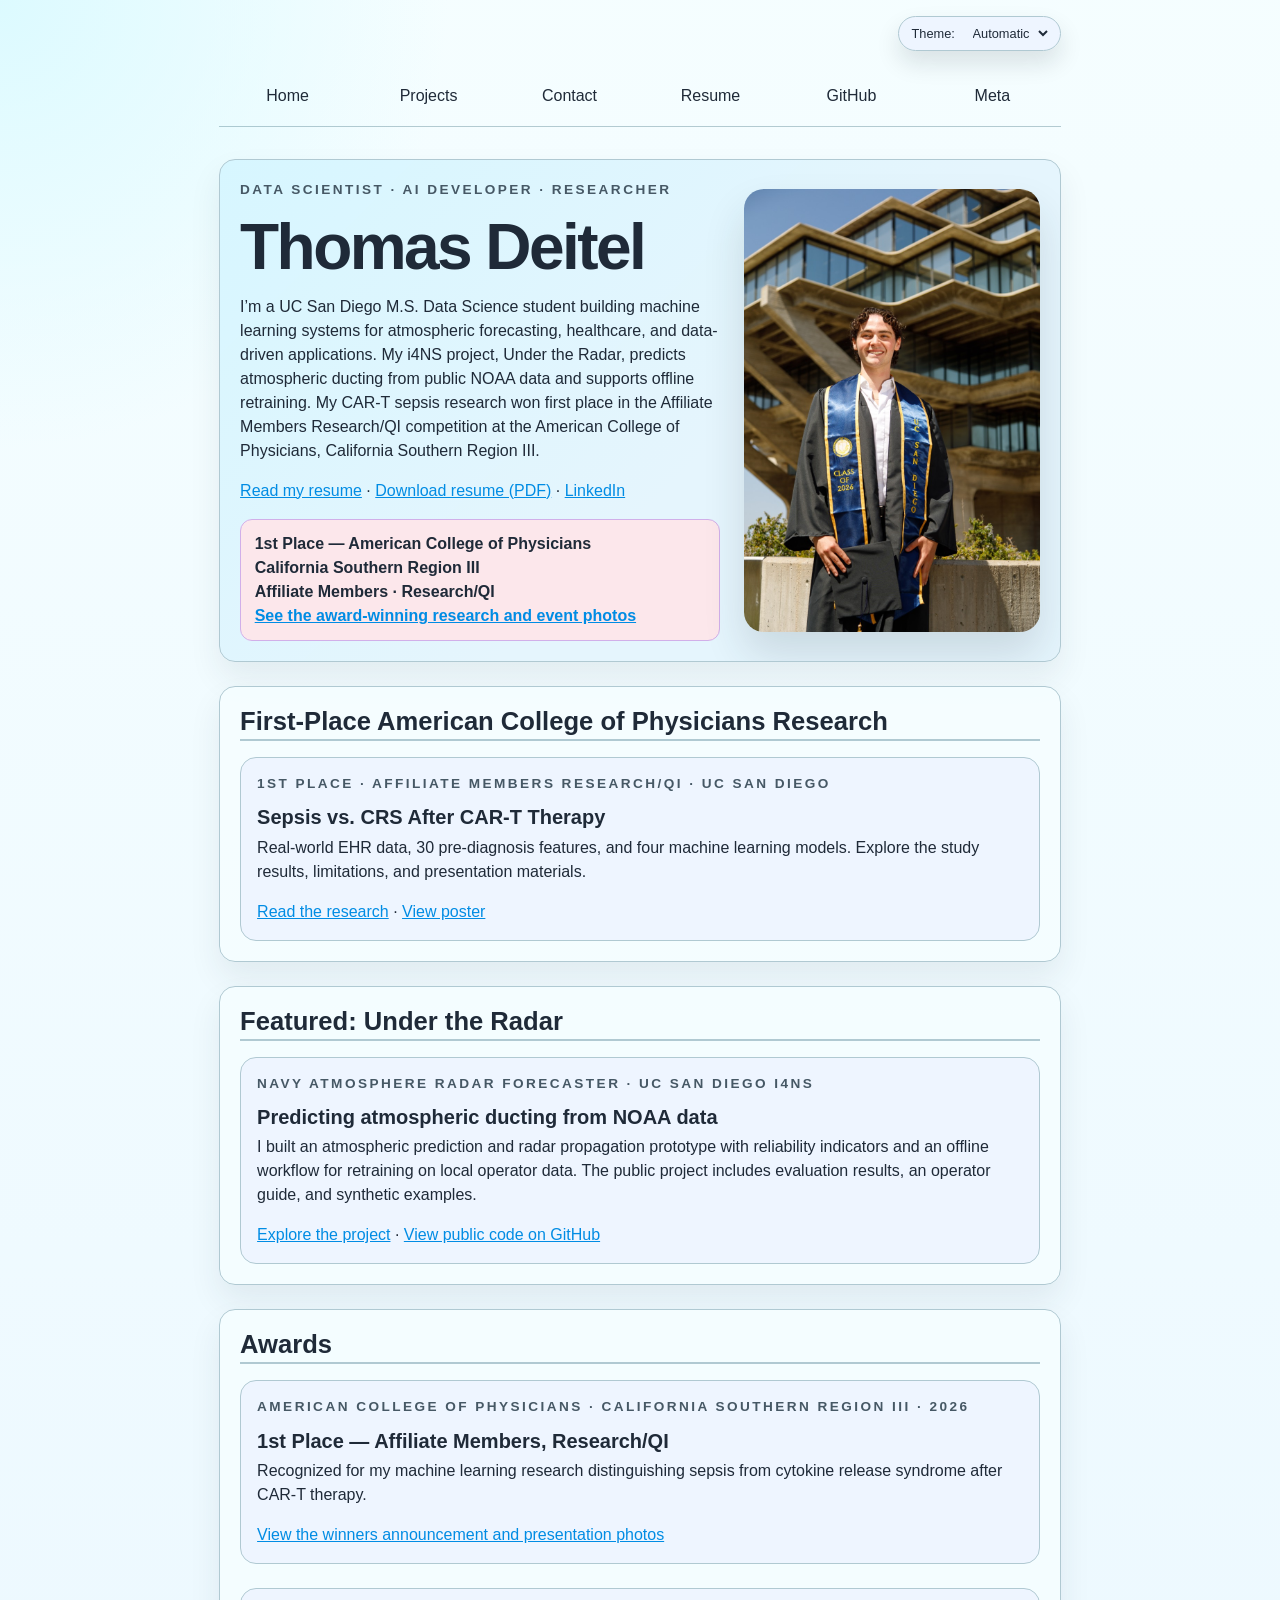
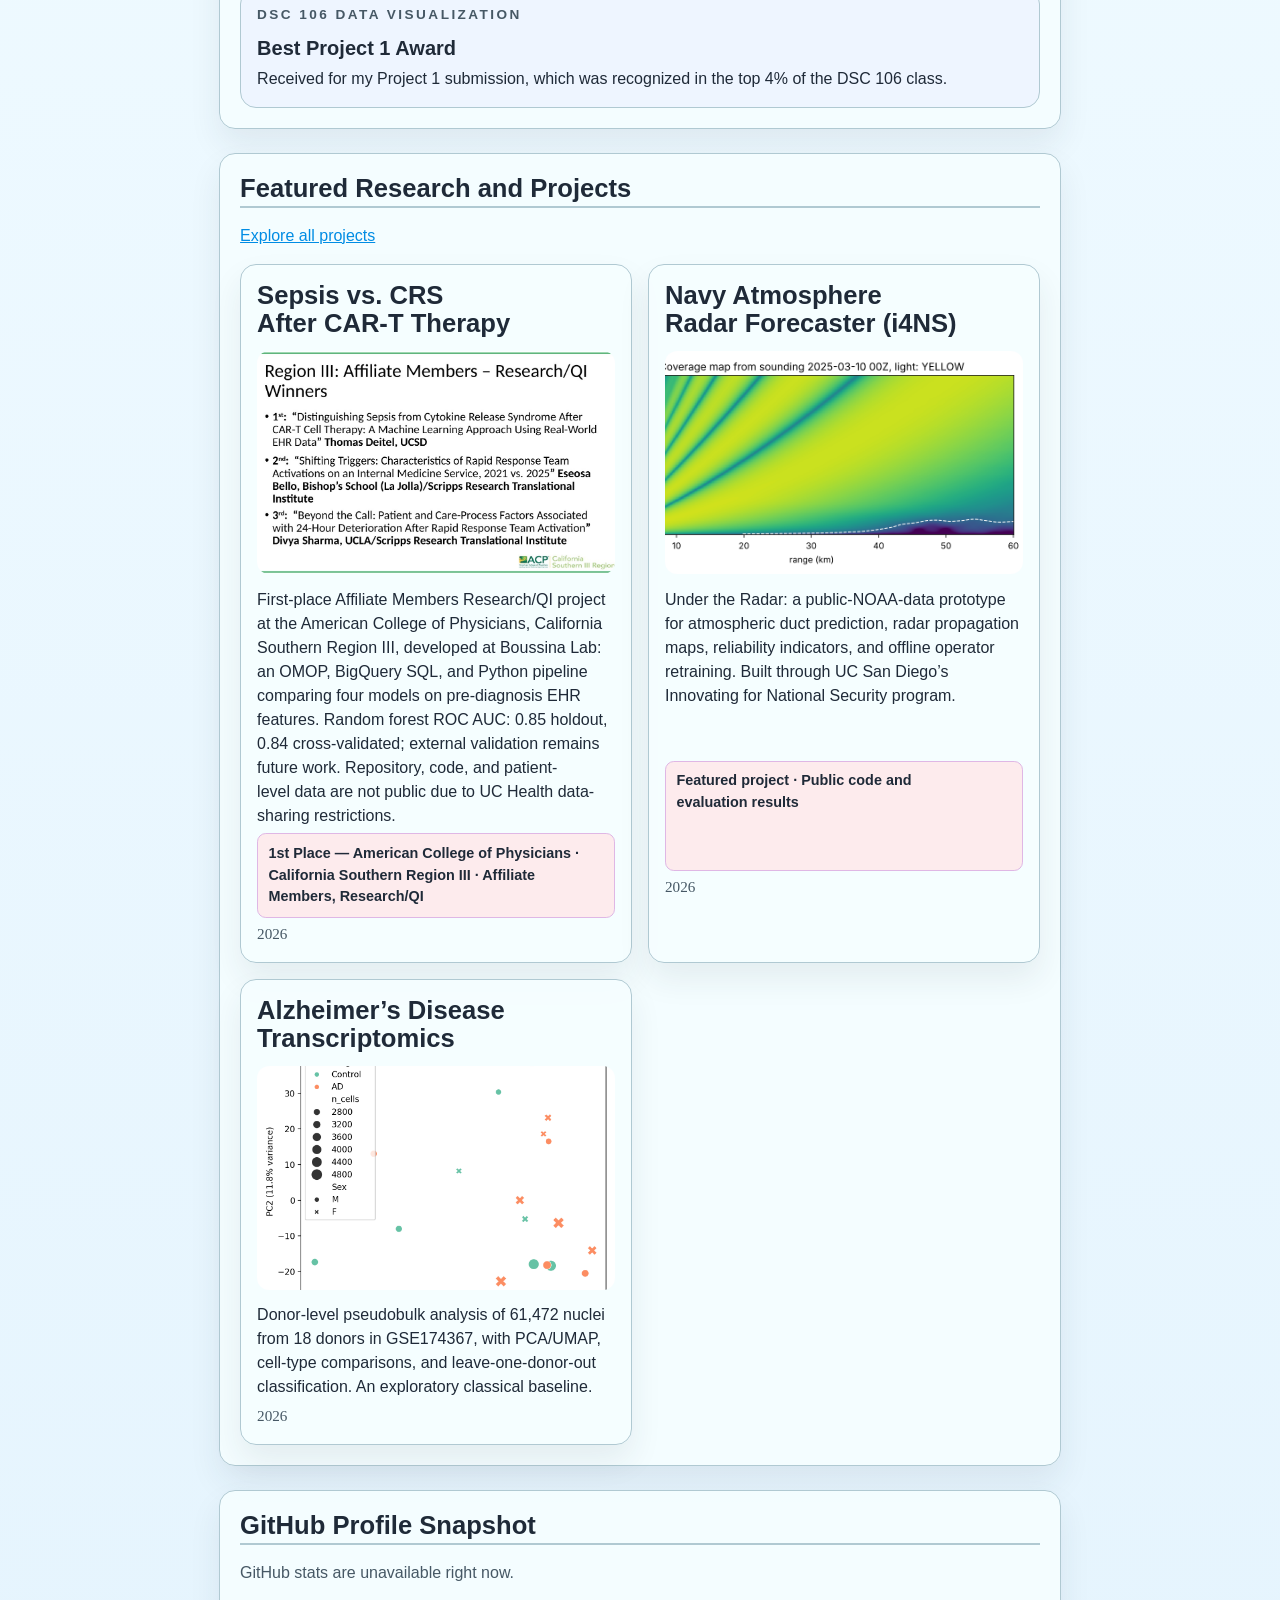
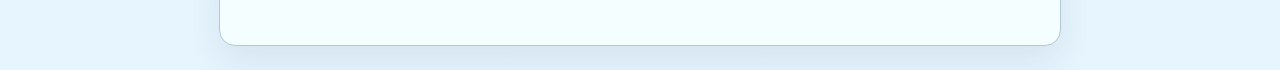
<file: index.html>
<!DOCTYPE html>
<html lang="en">
<head>
  <meta charset="UTF-8">
  <meta name="viewport" content="width=device-width, initial-scale=1.0">
  <title>Thomas Deitel: Personal site and portfolio</title>
  <link rel="stylesheet" href="style.css?v=20261018">
  <script type="module" src="index.js" defer></script>
</head>
<body>
  <main class="home-layout">
    <section class="home-hero">
      <div class="home-copy">
        <p class="eyebrow">Data Scientist · AI Developer · Researcher</p>
        <h1>Thomas Deitel</h1>
        <p>I’m a UC San Diego M.S. Data Science student building machine learning systems for atmospheric forecasting, healthcare, and data-driven applications. My i4NS project, Under the Radar, predicts atmospheric ducting from public NOAA data and supports offline retraining. My CAR-T sepsis research won first place in the Affiliate Members Research/QI competition at the American College of Physicians, California Southern Region III.</p>
        <p><a href="resume/">Read my resume</a> · <a href="resume/thomas-deitel-resume.pdf?v=373692b7">Download resume (PDF)</a> · <a href="https://www.linkedin.com/in/thomasdeitel">LinkedIn</a></p>
        <p class="hero-award">1st Place — American College of Physicians<br>California Southern Region III<br>Affiliate Members · Research/QI<br><a href="projects/sepsis-crs/">See the award-winning research and event photos</a></p>
      </div>
      <img src="images/thomas-deitel-graduation.jpg" alt="Thomas Deitel in UC San Diego Class of 2026 graduation attire outside Geisel Library.">
    </section>

    <section aria-labelledby="research-heading"><h2 id="research-heading">First-Place American College of Physicians Research</h2><article class="award-callout"><p class="eyebrow">1st Place · Affiliate Members Research/QI · UC San Diego</p><h3>Sepsis vs. CRS After CAR-T Therapy</h3><p>Real-world EHR data, 30 pre-diagnosis features, and four machine learning models. Explore the study results, limitations, and presentation materials.</p><p><a href="projects/sepsis-crs/">Read the research</a> · <a href="projects/sepsis-crs/ACP_2026_ePoster_CART_Sepsis_CRS.pdf">View poster</a></p></article></section>
    <section aria-labelledby="navy-heading"><h2 id="navy-heading">Featured: Under the Radar</h2><article class="award-callout"><p class="eyebrow">Navy Atmosphere Radar Forecaster · UC San Diego i4NS</p><h3>Predicting atmospheric ducting from NOAA data</h3><p>I built an atmospheric prediction and radar propagation prototype with reliability indicators and an offline workflow for retraining on local operator data. The public project includes evaluation results, an operator guide, and synthetic examples.</p><p><a href="projects/navy-atmospheric-forecasting/">Explore the project</a> · <a href="https://github.com/thomasdeitel/under-the-radar-mvp">View public code on GitHub</a></p></article></section>
    <section aria-labelledby="awards-heading">
      <h2 id="awards-heading">Awards</h2>
      <article class="award-callout"><p class="eyebrow">American College of Physicians · California Southern Region III · 2026</p><h3>1st Place — Affiliate Members, Research/QI</h3><p>Recognized for my machine learning research distinguishing sepsis from cytokine release syndrome after CAR-T therapy.</p><p><a href="projects/sepsis-crs/">View the winners announcement and presentation photos</a></p></article>
      <article class="award-callout">
        <p class="eyebrow">DSC 106 Data Visualization</p>
        <h3>Best Project 1 Award</h3>
        <p>Received for my Project 1 submission, which was recognized in the top 4% of the DSC 106 class.</p>
      </article>
    </section>

    <section aria-labelledby="latest-projects-heading">
      <h2 id="latest-projects-heading">Featured Research and Projects</h2>
      <p><a href="projects/">Explore all projects</a></p>
      <div class="projects"></div>
    </section>

    <section aria-labelledby="github-heading">
      <h2 id="github-heading">GitHub Profile Snapshot</h2>
      <div id="profile-stats"></div>
    </section>
  </main>
</body>
</html>
</file>
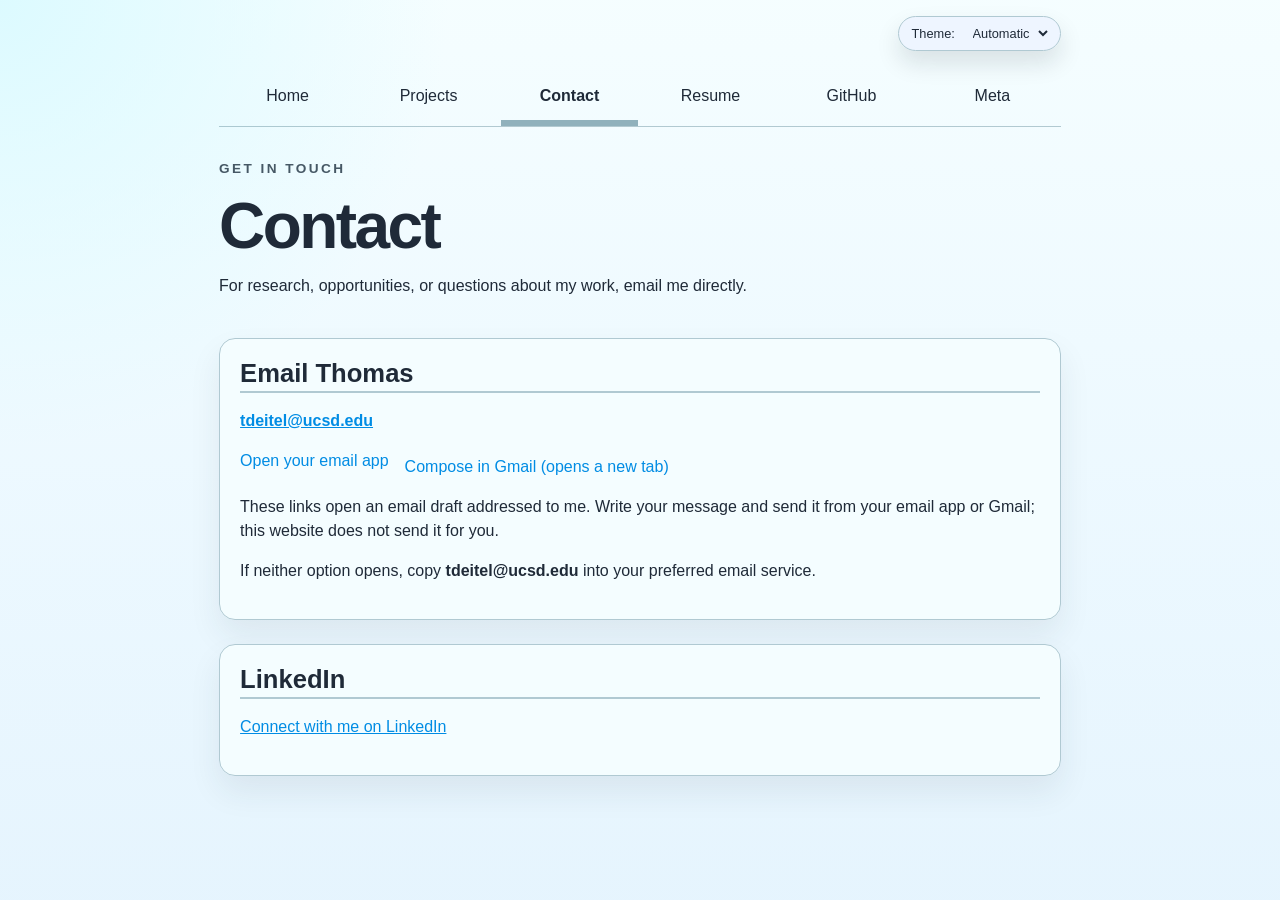
<file: contact/index.html>
<!DOCTYPE html>
<html lang="en">
<head>
  <meta charset="UTF-8">
  <meta name="viewport" content="width=device-width, initial-scale=1.0">
  <title>Thomas Deitel: Contact</title>
  <meta name="description" content="Contact Thomas Deitel by email at tdeitel@ucsd.edu or connect on LinkedIn.">
  <link rel="stylesheet" href="../style.css?v=20261018">
  <script type="module" src="../global.js"></script>
</head>
<body>
  <main>
    <header>
      <p class="eyebrow">Get in touch</p>
      <h1>Contact</h1>
      <p>For research, opportunities, or questions about my work, email me directly.</p>
    </header>
    <section aria-labelledby="email-heading">
      <h2 id="email-heading">Email Thomas</h2>
      <p><strong><a href="mailto:tdeitel@ucsd.edu">tdeitel@ucsd.edu</a></strong></p>
      <ul class="resume-links">
        <li><a href="mailto:tdeitel@ucsd.edu?subject=Portfolio%20inquiry">Open your email app</a></li>
        <li><a href="https://mail.google.com/mail/?view=cm&amp;fs=1&amp;to=tdeitel%40ucsd.edu&amp;su=Portfolio%20inquiry" target="_blank" rel="noopener noreferrer">Compose in Gmail (opens a new tab)</a></li>
      </ul>
      <p style="margin-top:1rem">These links open an email draft addressed to me. Write your message and send it from your email app or Gmail; this website does not send it for you.</p>
      <p>If neither option opens, copy <strong>tdeitel@ucsd.edu</strong> into your preferred email service.</p>
    </section>
    <section aria-labelledby="linkedin-heading">
      <h2 id="linkedin-heading">LinkedIn</h2>
      <p><a href="https://www.linkedin.com/in/thomasdeitel" target="_blank" rel="noopener noreferrer">Connect with me on LinkedIn</a></p>
    </section>
  </main>
</body>
</html>
</file>
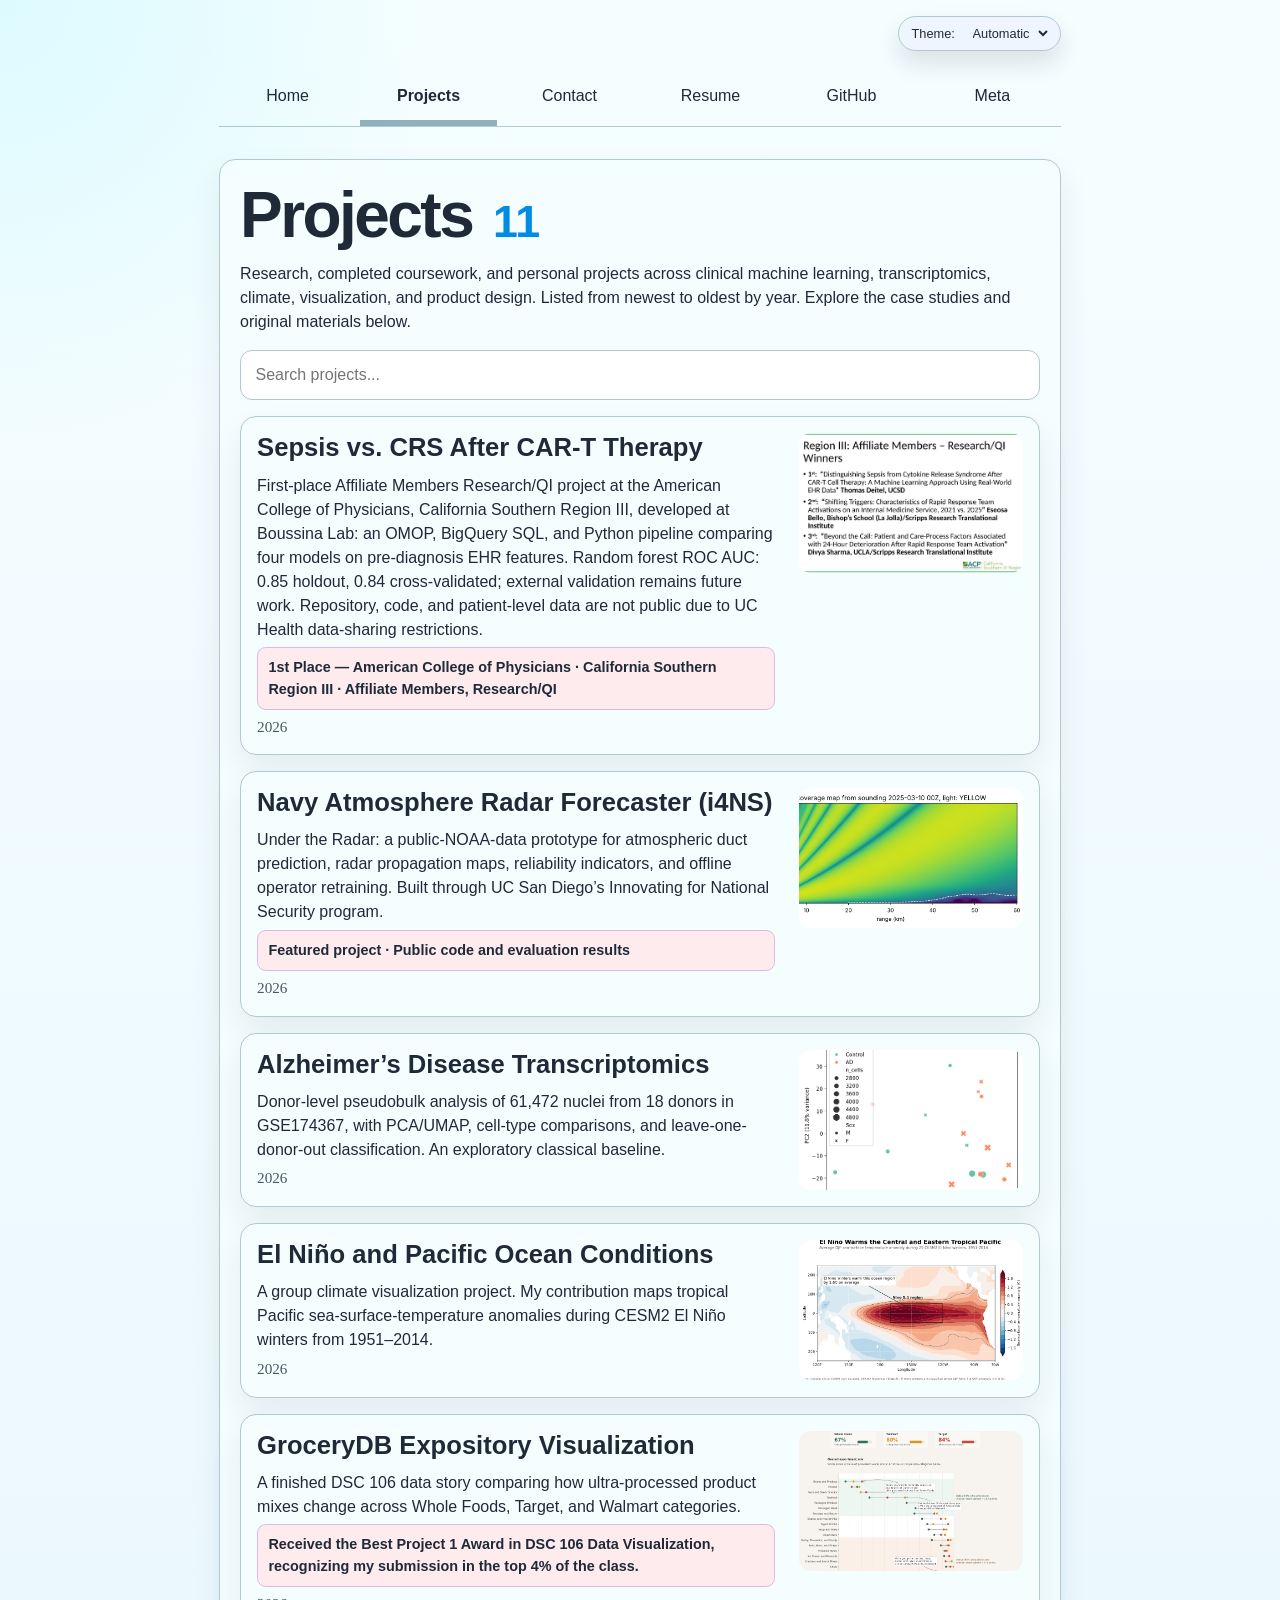
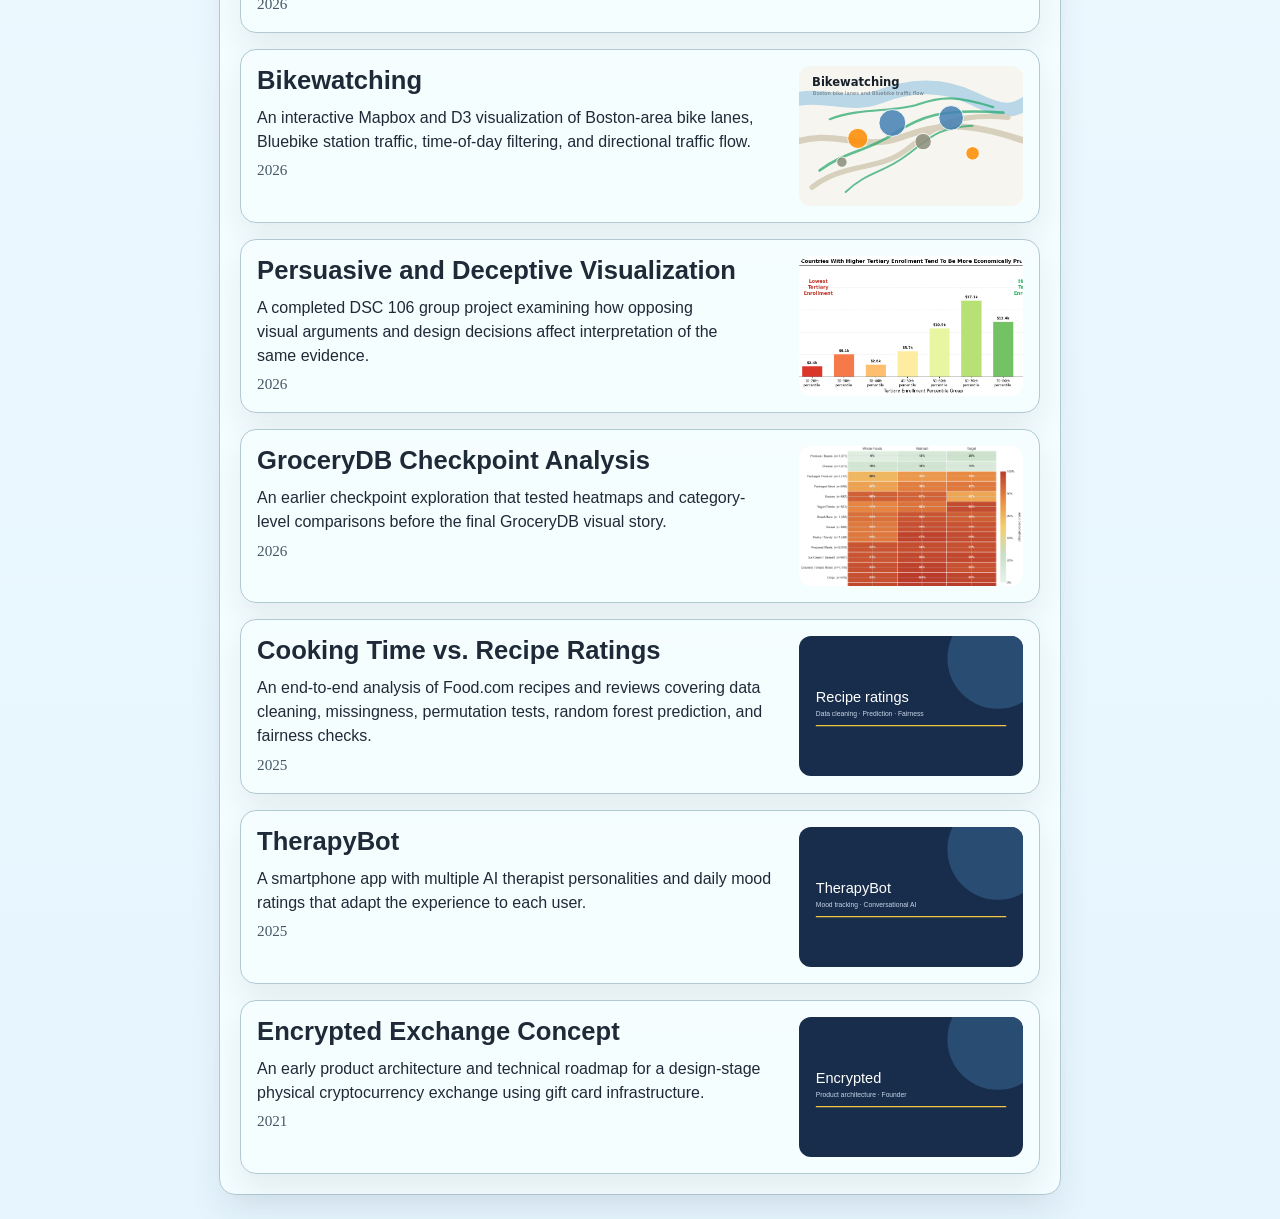
<file: projects/index.html>
<!DOCTYPE html>
<html lang="en">
<head>
  <meta charset="UTF-8">
  <meta name="viewport" content="width=device-width, initial-scale=1.0">
  <title>Thomas Deitel: Projects</title>
  <link rel="stylesheet" href="../style.css?v=20261028-list">
  <script type="module" src="projects.js?v=20261028-list" defer></script>
</head>
<body>
  <main>
    <section aria-labelledby="projects-heading">
      <h1 class="projects-title" id="projects-heading">Projects</h1>
      <p>Research, completed coursework, and personal projects across clinical machine learning, transcriptomics, climate, visualization, and product design. Listed from newest to oldest by year. Explore the case studies and original materials below.</p>
      <input
        class="searchBar"
        type="search"
        aria-label="Search projects"
        placeholder="Search projects..."
      >
      <div class="projects projects-list"></div>
    </section>
  </main>
</body>
</html>
</file>
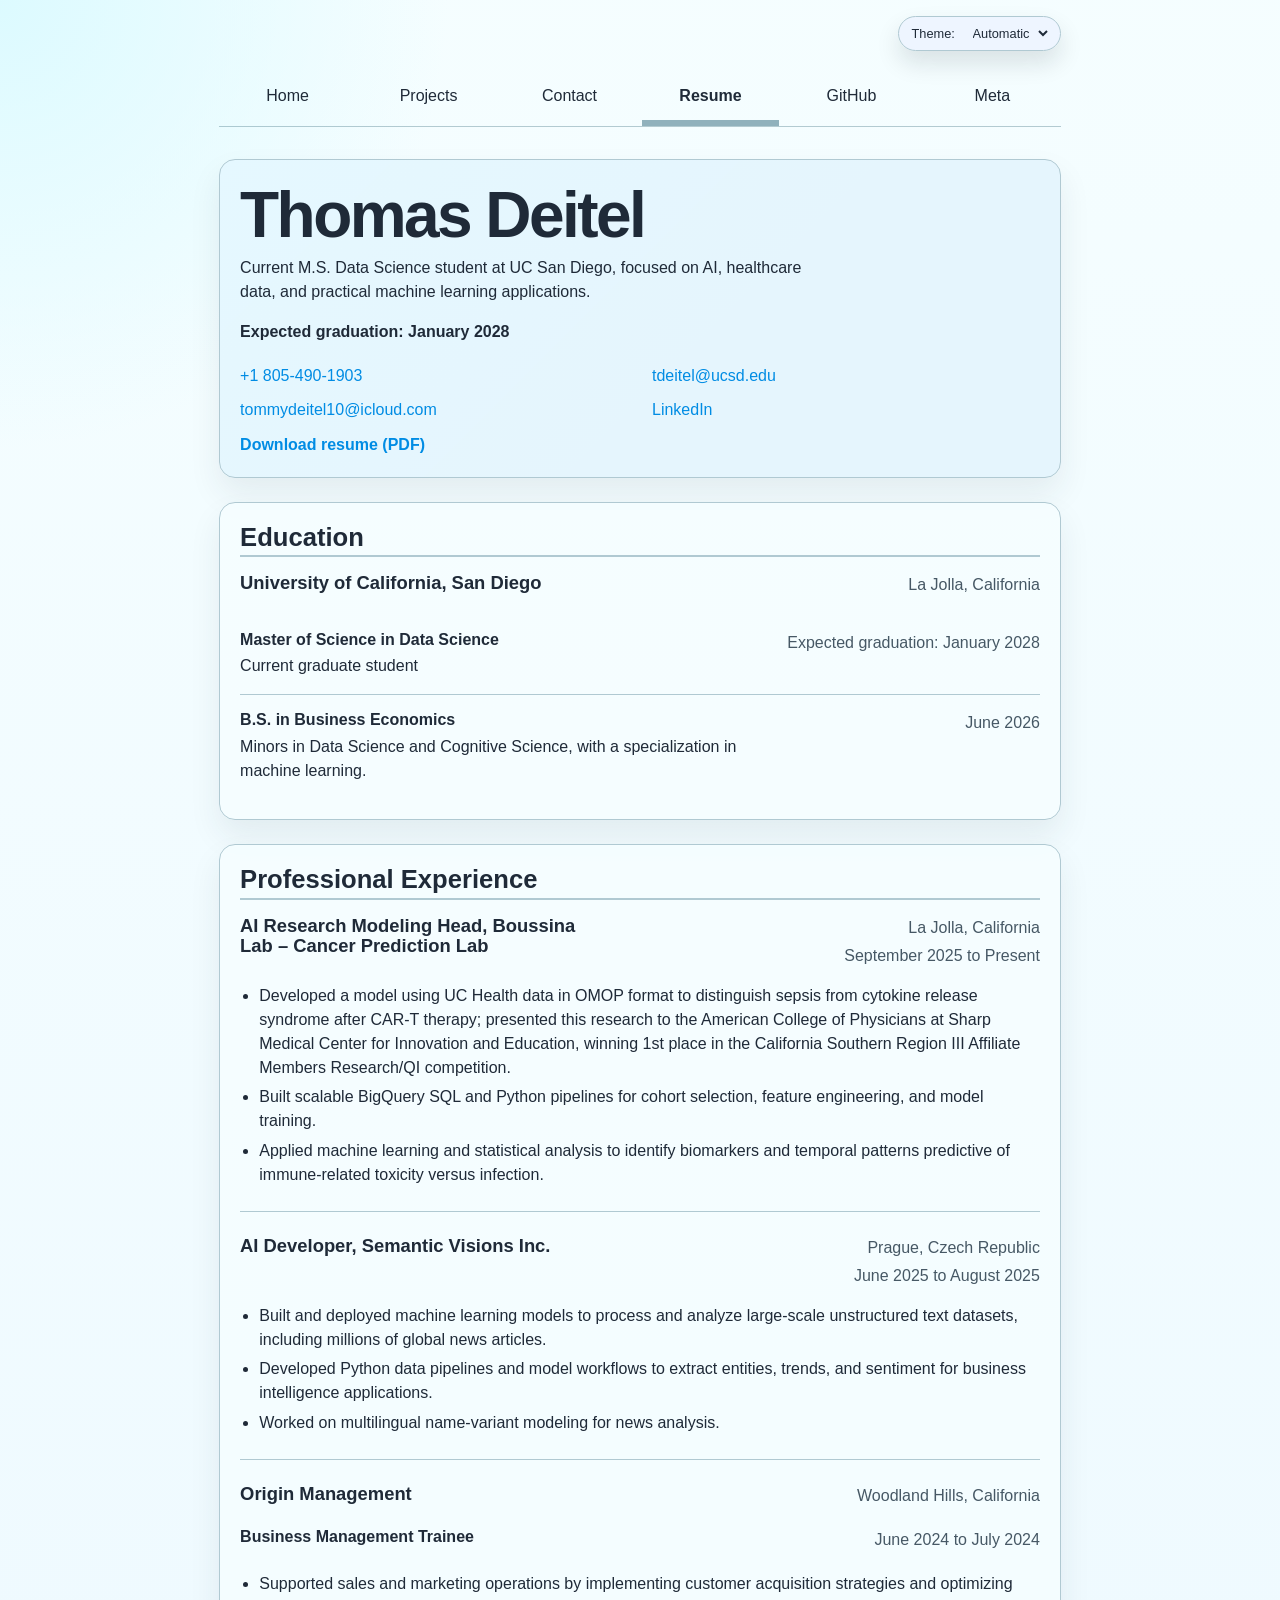
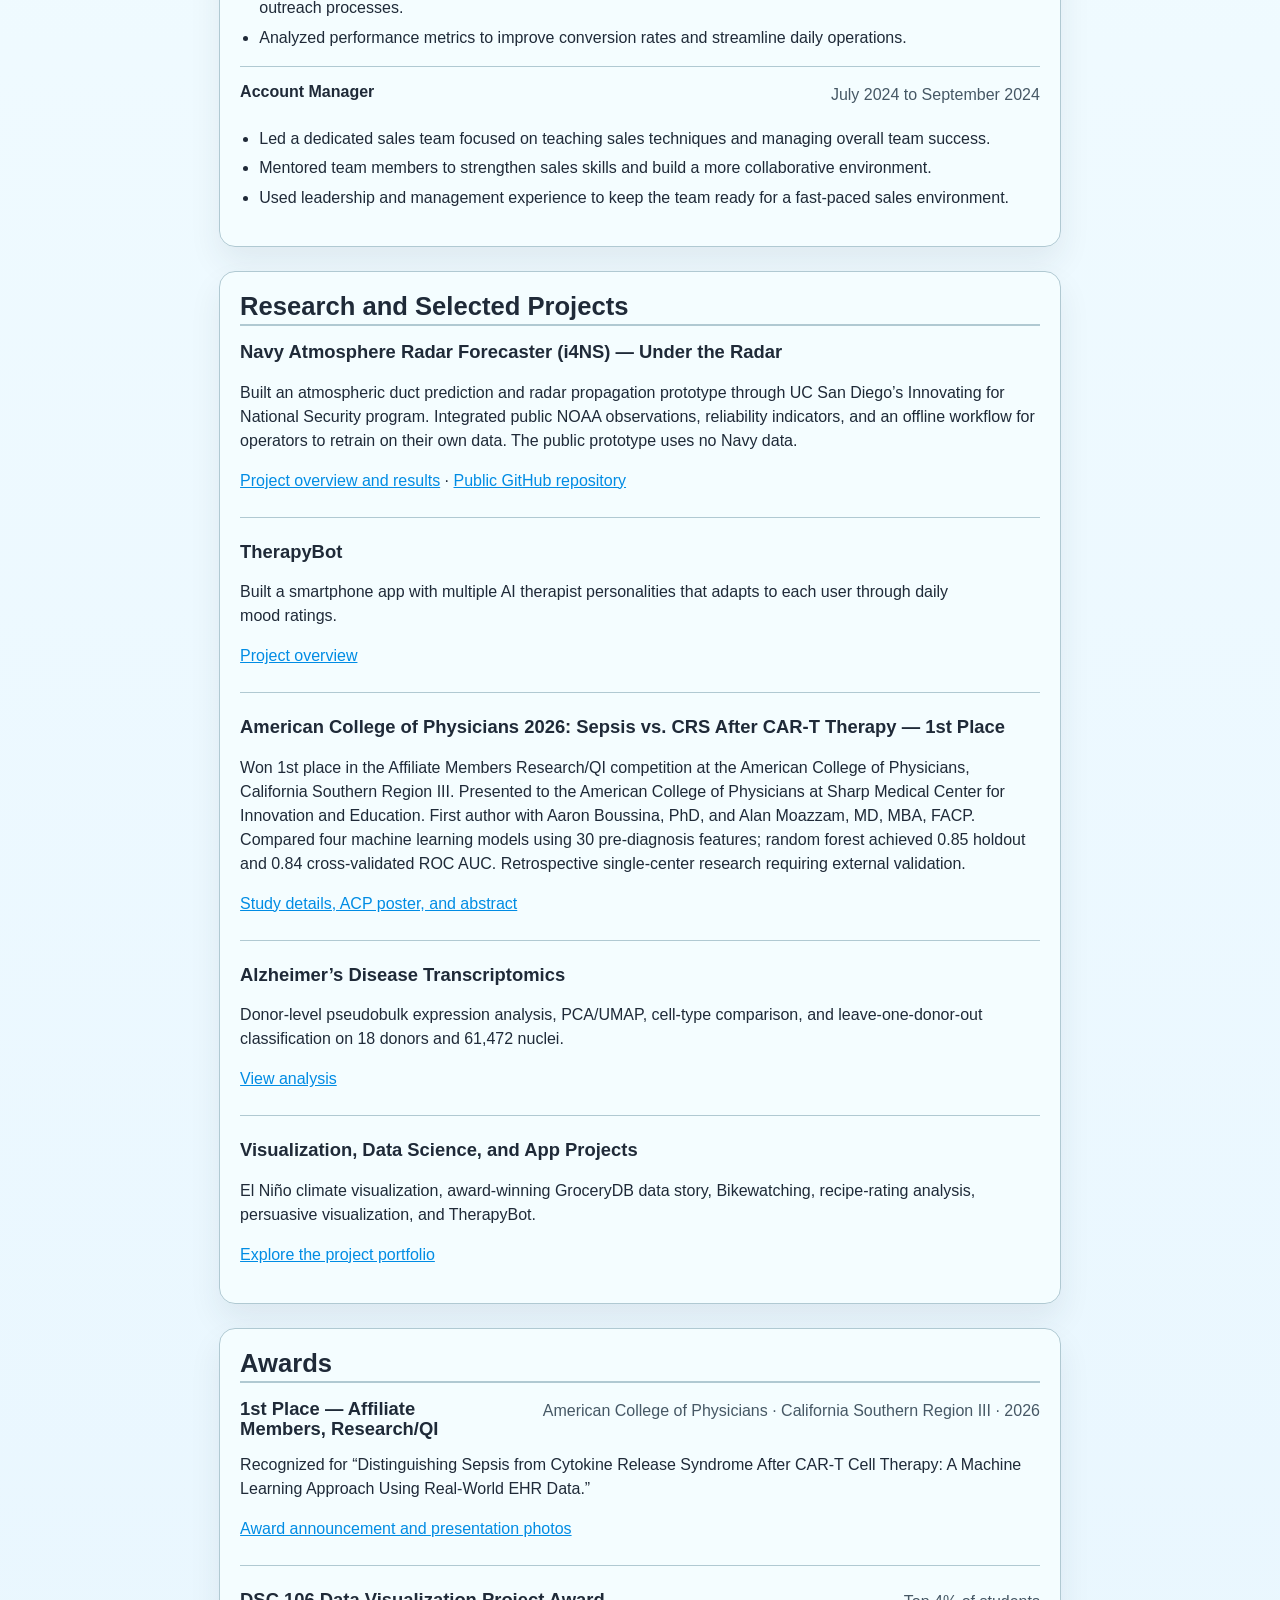
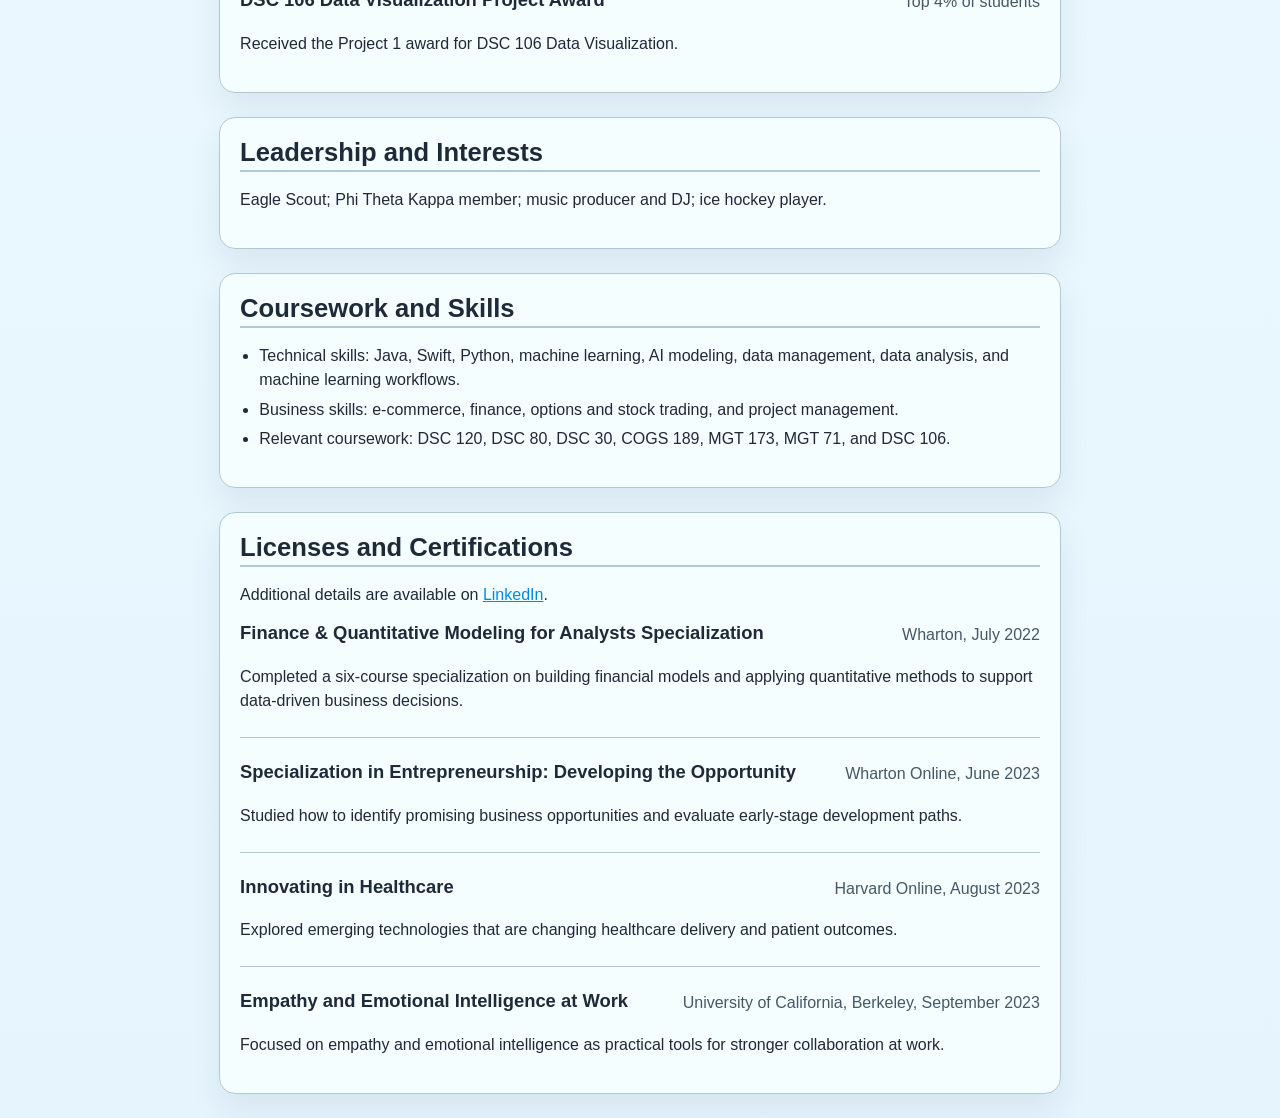
<file: resume/index.html>
<!DOCTYPE html>
<html lang="en">
<head>
  <meta charset="UTF-8">
  <meta name="viewport" content="width=device-width, initial-scale=1.0">
  <title>Thomas Deitel: Resume</title>
  <link rel="stylesheet" href="../style.css?v=20261018">
  <link rel="stylesheet" href="resume.css?v=20261019">
  <script type="module" src="../global.js"></script>
</head>
<body class="resume-page">
  <main>
    <header class="resume-header">
      <h1>Thomas Deitel</h1>
      <p>Current M.S. Data Science student at UC San Diego, focused on AI, healthcare data, and practical machine learning applications.</p>
      <p class="graduation-summary">Expected graduation: <time datetime="2028-01">January 2028</time></p>
      <ul class="resume-links">
        <li><a href="tel:+18054901903">+1 805-490-1903</a></li>
        <li><a href="mailto:tdeitel@ucsd.edu">tdeitel@ucsd.edu</a></li>
        <li><a href="mailto:tommydeitel10@icloud.com">tommydeitel10@icloud.com</a></li>
        <li><a href="https://www.linkedin.com/in/thomasdeitel" target="_blank" rel="noopener noreferrer">LinkedIn</a></li>
        <li><a href="thomas-deitel-resume.pdf?v=373692b7" target="_blank" rel="noopener noreferrer">Download resume (PDF)</a></li>
      </ul>
    </header>

    <section aria-labelledby="education-heading">
      <h2 id="education-heading">Education</h2>
      <article>
        <header class="entry-header">
          <h3>University of California, San Diego</h3>
          <p class="entry-meta">La Jolla, California</p>
        </header>
        <div class="degree-entry">
          <div><h4>Master of Science in Data Science</h4><p>Current graduate student</p></div>
          <p class="degree-date">Expected graduation: <time datetime="2028-01">January 2028</time></p>
        </div>
        <div class="degree-entry">
          <div><h4>B.S. in Business Economics</h4><p>Minors in Data Science and Cognitive Science, with a specialization in machine learning.</p></div>
          <p class="degree-date"><time datetime="2026-06">June 2026</time></p>
        </div>
      </article>
    </section>

    <section aria-labelledby="experience-heading">
      <h2 id="experience-heading">Professional Experience</h2>

      <article>
        <header class="entry-header">
          <h3>AI Research Modeling Head, Boussina Lab – Cancer Prediction Lab</h3>
          <p class="entry-meta">La Jolla, California</p>
          <p class="entry-meta"><time datetime="2025-09">September 2025</time> to Present</p>
        </header>
        <ul>
          <li>Developed a model using UC Health data in OMOP format to distinguish sepsis from cytokine release syndrome after CAR-T therapy; presented this research to the American College of Physicians at Sharp Medical Center for Innovation and Education, winning 1st place in the California Southern Region III Affiliate Members Research/QI competition.</li>
          <li>Built scalable BigQuery SQL and Python pipelines for cohort selection, feature engineering, and model training.</li>
          <li>Applied machine learning and statistical analysis to identify biomarkers and temporal patterns predictive of immune-related toxicity versus infection.</li>
        </ul>
      </article>

      <article>
        <header class="entry-header">
          <h3>AI Developer, Semantic Visions Inc.</h3>
          <p class="entry-meta">Prague, Czech Republic</p>
          <p class="entry-meta"><time datetime="2025-06">June 2025</time> to <time datetime="2025-08">August 2025</time></p>
        </header>
        <ul>
          <li>Built and deployed machine learning models to process and analyze large-scale unstructured text datasets, including millions of global news articles.</li>
          <li>Developed Python data pipelines and model workflows to extract entities, trends, and sentiment for business intelligence applications.</li>
          <li>Worked on multilingual name-variant modeling for news analysis.</li>
        </ul>
      </article>

      <article>
        <header class="entry-header">
          <h3>Origin Management</h3>
          <p class="entry-meta">Woodland Hills, California</p>
        </header>

        <section aria-labelledby="orgin-trainee-heading">
          <header class="entry-header">
            <h4 id="orgin-trainee-heading">Business Management Trainee</h4>
            <p class="entry-meta"><time datetime="2024-06">June 2024</time> to <time datetime="2024-07">July 2024</time></p>
          </header>
          <ul>
            <li>Supported sales and marketing operations by implementing customer acquisition strategies and optimizing outreach processes.</li>
            <li>Analyzed performance metrics to improve conversion rates and streamline daily operations.</li>
          </ul>
        </section>

        <section aria-labelledby="orgin-account-heading">
          <header class="entry-header">
            <h4 id="orgin-account-heading">Account Manager</h4>
            <p class="entry-meta"><time datetime="2024-07">July 2024</time> to <time datetime="2024-09">September 2024</time></p>
          </header>
          <ul>
            <li>Led a dedicated sales team focused on teaching sales techniques and managing overall team success.</li>
            <li>Mentored team members to strengthen sales skills and build a more collaborative environment.</li>
            <li>Used leadership and management experience to keep the team ready for a fast-paced sales environment.</li>
          </ul>
        </section>
      </article>






    </section>

    <section aria-labelledby="research-projects-heading"><h2 id="research-projects-heading">Research and Selected Projects</h2>
<article><h3>Navy Atmosphere Radar Forecaster (i4NS) — Under the Radar</h3><p>Built an atmospheric duct prediction and radar propagation prototype through UC San Diego’s Innovating for National Security program. Integrated public NOAA observations, reliability indicators, and an offline workflow for operators to retrain on their own data. The public prototype uses no Navy data.</p><p><a href="../projects/navy-atmospheric-forecasting/">Project overview and results</a> · <a href="https://github.com/thomasdeitel/under-the-radar-mvp">Public GitHub repository</a></p></article>
<article><h3>TherapyBot</h3><p>Built a smartphone app with multiple AI therapist personalities that adapts to each user through daily mood ratings.</p><p><a href="../projects/therapybot/">Project overview</a></p></article>
<article><h3>American College of Physicians 2026: Sepsis vs. CRS After CAR-T Therapy — 1st Place</h3><p>Won 1st place in the Affiliate Members Research/QI competition at the American College of Physicians, California Southern Region III. Presented to the American College of Physicians at Sharp Medical Center for Innovation and Education. First author with Aaron Boussina, PhD, and Alan Moazzam, MD, MBA, FACP. Compared four machine learning models using 30 pre-diagnosis features; random forest achieved 0.85 holdout and 0.84 cross-validated ROC AUC. Retrospective single-center research requiring external validation.</p><p><a href="../projects/sepsis-crs/">Study details, ACP poster, and abstract</a></p></article>
<article><h3>Alzheimer’s Disease Transcriptomics</h3><p>Donor-level pseudobulk expression analysis, PCA/UMAP, cell-type comparison, and leave-one-donor-out classification on 18 donors and 61,472 nuclei.</p><p><a href="../projects/alzheimers-transcriptomics/">View analysis</a></p></article>
<article><h3>Visualization, Data Science, and App Projects</h3><p>El Niño climate visualization, award-winning GroceryDB data story, Bikewatching, recipe-rating analysis, persuasive visualization, and TherapyBot.</p><p><a href="../projects/">Explore the project portfolio</a></p></article></section>

    <section aria-labelledby="awards-heading">
      <h2 id="awards-heading">Awards</h2>
      <article><header class="entry-header"><h3>1st Place — Affiliate Members, Research/QI</h3><p class="entry-meta">American College of Physicians · California Southern Region III · 2026</p></header><p>Recognized for “Distinguishing Sepsis from Cytokine Release Syndrome After CAR-T Cell Therapy: A Machine Learning Approach Using Real-World EHR Data.”</p><p><a href="../projects/sepsis-crs/">Award announcement and presentation photos</a></p></article>
      <article>
        <header class="entry-header">
          <h3>DSC 106 Data Visualization Project Award</h3>
          <p class="entry-meta">Top 4% of students</p>
        </header>
        <p>Received the Project 1 award for DSC 106 Data Visualization.</p>
      </article>
    </section>

    <section aria-labelledby="leadership-heading"><h2 id="leadership-heading">Leadership and Interests</h2><p>Eagle Scout; Phi Theta Kappa member; music producer and DJ; ice hockey player.</p></section>
    <section aria-labelledby="skills-heading">
      <h2 id="skills-heading">Coursework and Skills</h2>
      <ul>
        <li>Technical skills: Java, Swift, Python, machine learning, AI modeling, data management, data analysis, and machine learning workflows.</li>
        <li>Business skills: e-commerce, finance, options and stock trading, and project management.</li>
        <li>Relevant coursework: DSC 120, DSC 80, DSC 30, COGS 189, MGT 173, MGT 71, and DSC 106.</li>
      </ul>
    </section>

    <section aria-labelledby="certifications-heading">
      <h2 id="certifications-heading">Licenses and Certifications</h2>
      <p>Additional details are available on <a href="https://www.linkedin.com/in/thomasdeitel" target="_blank" rel="noopener noreferrer">LinkedIn</a>.</p>

      <article>
        <header class="entry-header">
          <h3>Finance &amp; Quantitative Modeling for Analysts Specialization</h3>
          <p class="entry-meta">Wharton, <time datetime="2022-07">July 2022</time></p>
        </header>
        <p>Completed a six-course specialization on building financial models and applying quantitative methods to support data-driven business decisions.</p>
      </article>

      <article>
        <header class="entry-header">
          <h3>Specialization in Entrepreneurship: Developing the Opportunity</h3>
          <p class="entry-meta">Wharton Online, <time datetime="2023-06">June 2023</time></p>
        </header>
        <p>Studied how to identify promising business opportunities and evaluate early-stage development paths.</p>
      </article>

      <article>
        <header class="entry-header">
          <h3>Innovating in Healthcare</h3>
          <p class="entry-meta">Harvard Online, <time datetime="2023-08">August 2023</time></p>
        </header>
        <p>Explored emerging technologies that are changing healthcare delivery and patient outcomes.</p>
      </article>

      <article>
        <header class="entry-header">
          <h3>Empathy and Emotional Intelligence at Work</h3>
          <p class="entry-meta">University of California, Berkeley, <time datetime="2023-09">September 2023</time></p>
        </header>
        <p>Focused on empathy and emotional intelligence as practical tools for stronger collaboration at work.</p>
      </article>
    </section>
  </main>
</body>
</html>
</file>
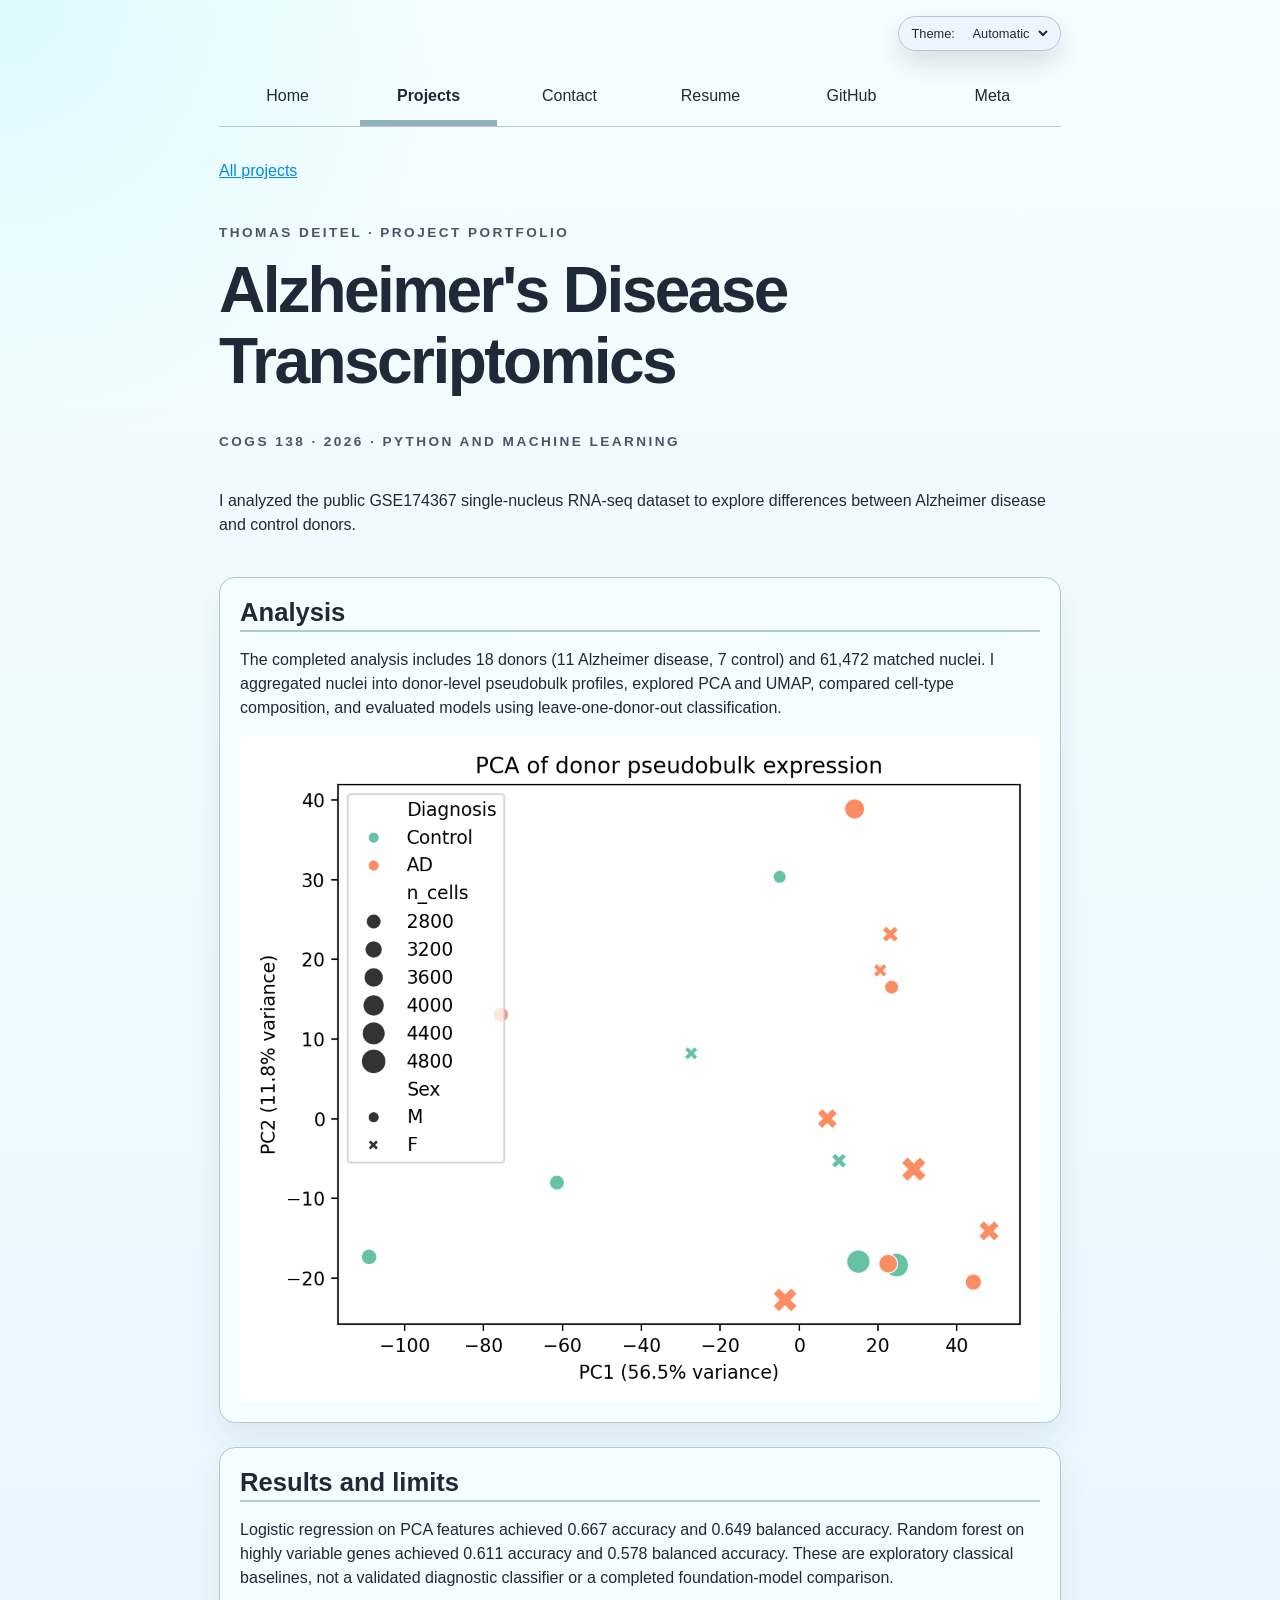
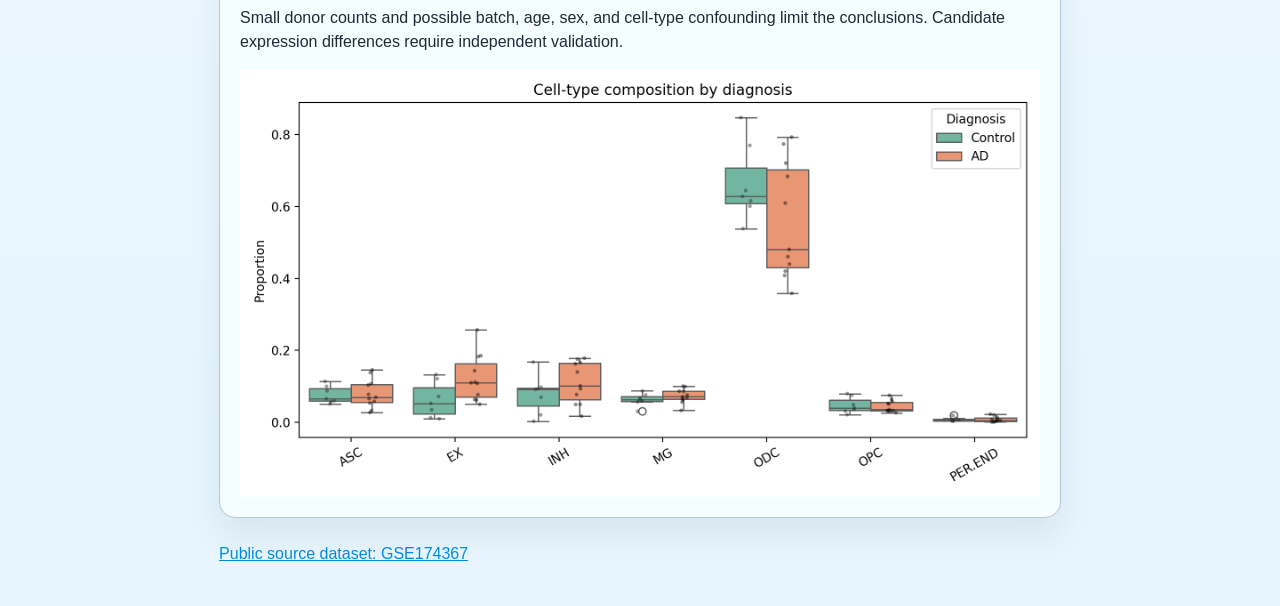
<file: projects/alzheimers-transcriptomics/index.html>
<!DOCTYPE html>
<html lang="en"><head><meta charset="UTF-8"><meta name="viewport" content="width=device-width, initial-scale=1.0">
<title>Alzheimer&#x27;s Disease Transcriptomics | Thomas Deitel</title><meta name="description" content="Exploratory Alzheimer disease transcriptomics with donor-level pseudobulk analysis and leave-one-donor-out classification.">
<link rel="stylesheet" href="../../style.css?v=20261018"><script type="module" src="../../global.js"></script></head>
<body><main><p><a href="../">All projects</a></p><header><p class="eyebrow">Thomas Deitel · Project portfolio</p><h1>Alzheimer's Disease Transcriptomics</h1></header><p class="eyebrow">COGS 138 · 2026 · Python and machine learning</p><p>I analyzed the public GSE174367 single-nucleus RNA-seq dataset to explore differences between Alzheimer disease and control donors.</p><section><h2>Analysis</h2><p>The completed analysis includes 18 donors (11 Alzheimer disease, 7 control) and 61,472 matched nuclei. I aggregated nuclei into donor-level pseudobulk profiles, explored PCA and UMAP, compared cell-type composition, and evaluated models using leave-one-donor-out classification.</p><img src="pca.png" alt="PCA of donor-level pseudobulk expression profiles, colored by diagnosis."></section><section><h2>Results and limits</h2><p>Logistic regression on PCA features achieved 0.667 accuracy and 0.649 balanced accuracy. Random forest on highly variable genes achieved 0.611 accuracy and 0.578 balanced accuracy. These are exploratory classical baselines, not a validated diagnostic classifier or a completed foundation-model comparison.</p><p>Small donor counts and possible batch, age, sex, and cell-type confounding limit the conclusions. Candidate expression differences require independent validation.</p><img src="cell-types.png" alt="Comparison of cell-type composition across Alzheimer disease and control donors."></section><p><a href="https://www.ncbi.nlm.nih.gov/geo/query/acc.cgi?acc=GSE174367">Public source dataset: GSE174367</a></p></main></body></html>
</file>
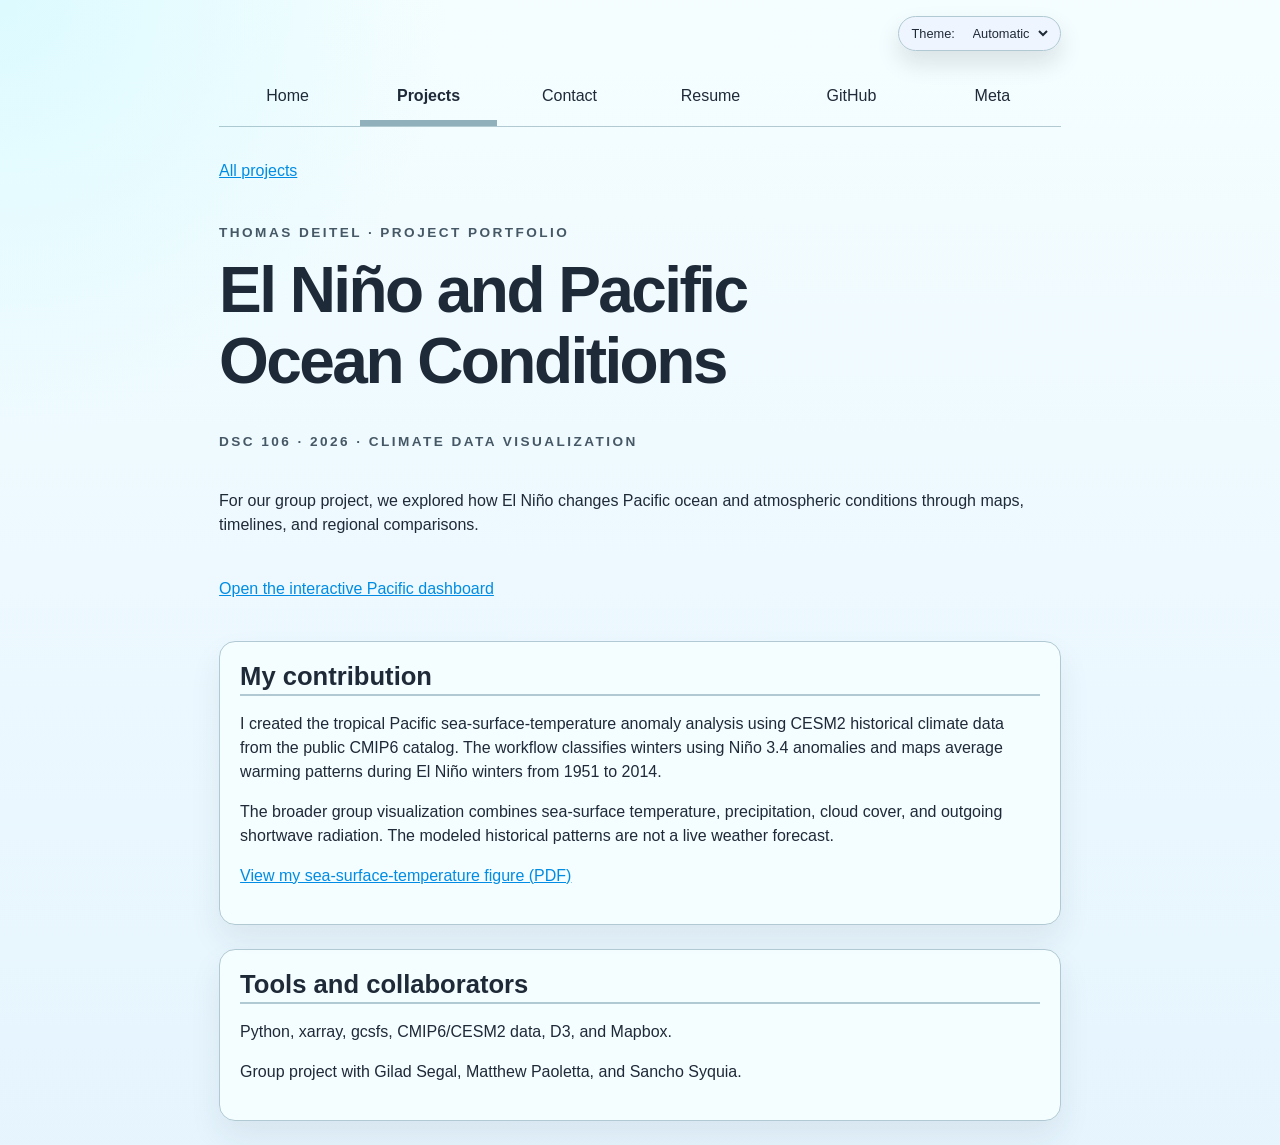
<file: projects/el-nino/index.html>
<!DOCTYPE html>
<html lang="en"><head><meta charset="UTF-8"><meta name="viewport" content="width=device-width, initial-scale=1.0">
<title>El Niño and Pacific Ocean Conditions | Thomas Deitel</title><meta name="description" content="Climate visualization of El Niño and tropical Pacific sea-surface-temperature anomalies from CESM2 historical data.">
<link rel="stylesheet" href="../../style.css?v=20261018"><script type="module" src="../../global.js"></script></head>
<body><main><p><a href="../">All projects</a></p><header><p class="eyebrow">Thomas Deitel · Project portfolio</p><h1>El Niño and Pacific Ocean Conditions</h1></header><p class="eyebrow">DSC 106 · 2026 · Climate data visualization</p><p>For our group project, we explored how El Niño changes Pacific ocean and atmospheric conditions through maps, timelines, and regional comparisons.</p><p><a href="dashboard/">Open the interactive Pacific dashboard</a></p><section><h2>My contribution</h2><p>I created the tropical Pacific sea-surface-temperature anomaly analysis using CESM2 historical climate data from the public CMIP6 catalog. The workflow classifies winters using Niño 3.4 anomalies and maps average warming patterns during El Niño winters from 1951 to 2014.</p><p>The broader group visualization combines sea-surface temperature, precipitation, cloud cover, and outgoing shortwave radiation. The modeled historical patterns are not a live weather forecast.</p><p><a href="sea-surface-temperature.pdf">View my sea-surface-temperature figure (PDF)</a></p></section><section><h2>Tools and collaborators</h2><p>Python, xarray, gcsfs, CMIP6/CESM2 data, D3, and Mapbox.</p><p>Group project with Gilad Segal, Matthew Paoletta, and Sancho Syquia.</p></section></main></body></html>
</file>
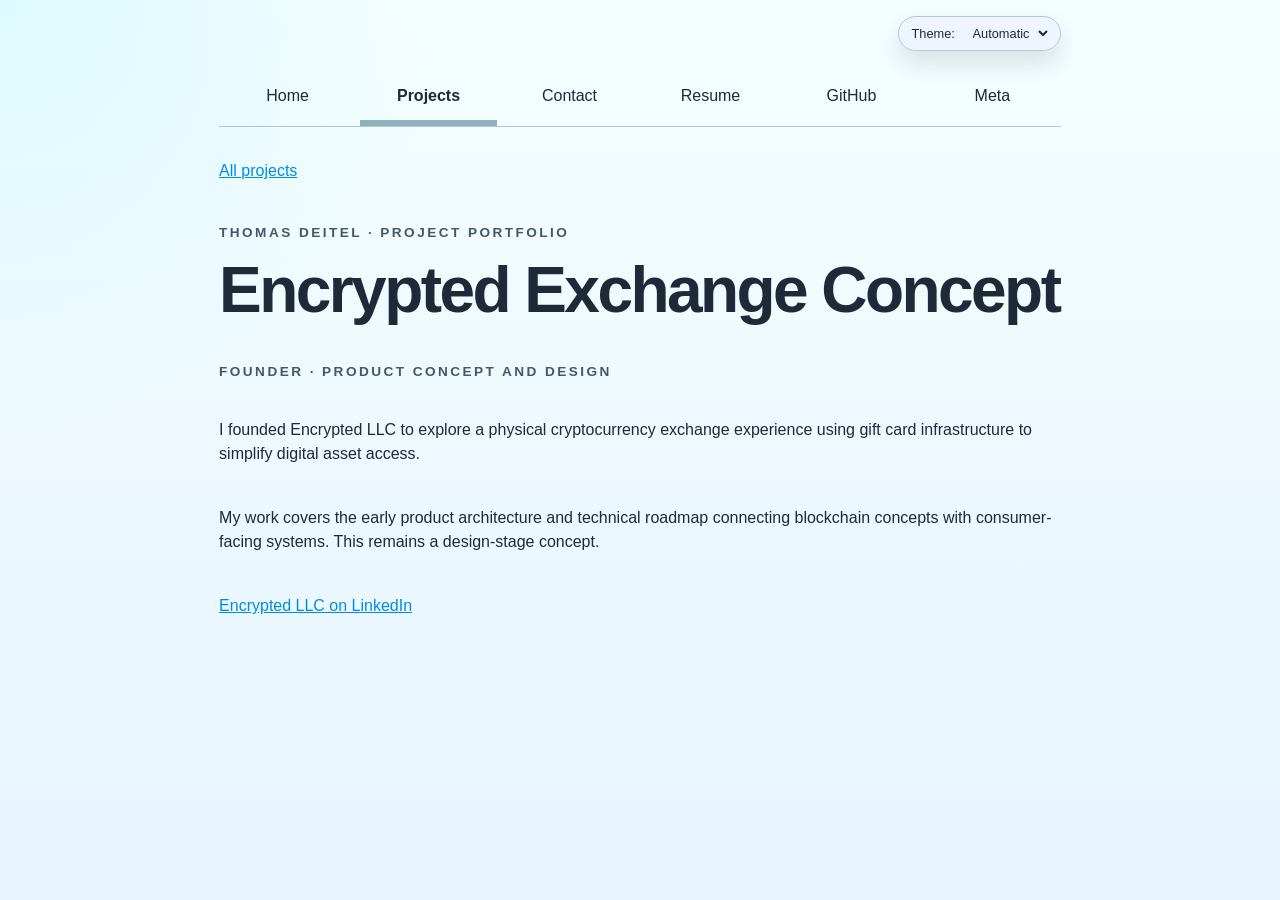
<file: projects/encrypted/index.html>
<!DOCTYPE html>
<html lang="en"><head><meta charset="UTF-8"><meta name="viewport" content="width=device-width, initial-scale=1.0">
<title>Encrypted Exchange Concept | Thomas Deitel</title><meta name="description" content="Design-stage cryptocurrency exchange concept and early product architecture by Thomas Deitel.">
<link rel="stylesheet" href="../../style.css?v=20261018"><script type="module" src="../../global.js"></script></head>
<body><main><p><a href="../">All projects</a></p><header><p class="eyebrow">Thomas Deitel · Project portfolio</p><h1>Encrypted Exchange Concept</h1></header><p class="eyebrow">Founder · Product concept and design</p><p>I founded Encrypted LLC to explore a physical cryptocurrency exchange experience using gift card infrastructure to simplify digital asset access.</p><p>My work covers the early product architecture and technical roadmap connecting blockchain concepts with consumer-facing systems. This remains a design-stage concept.</p><p><a href="https://www.linkedin.com/company/encryptedllc">Encrypted LLC on LinkedIn</a></p></main></body></html>
</file>
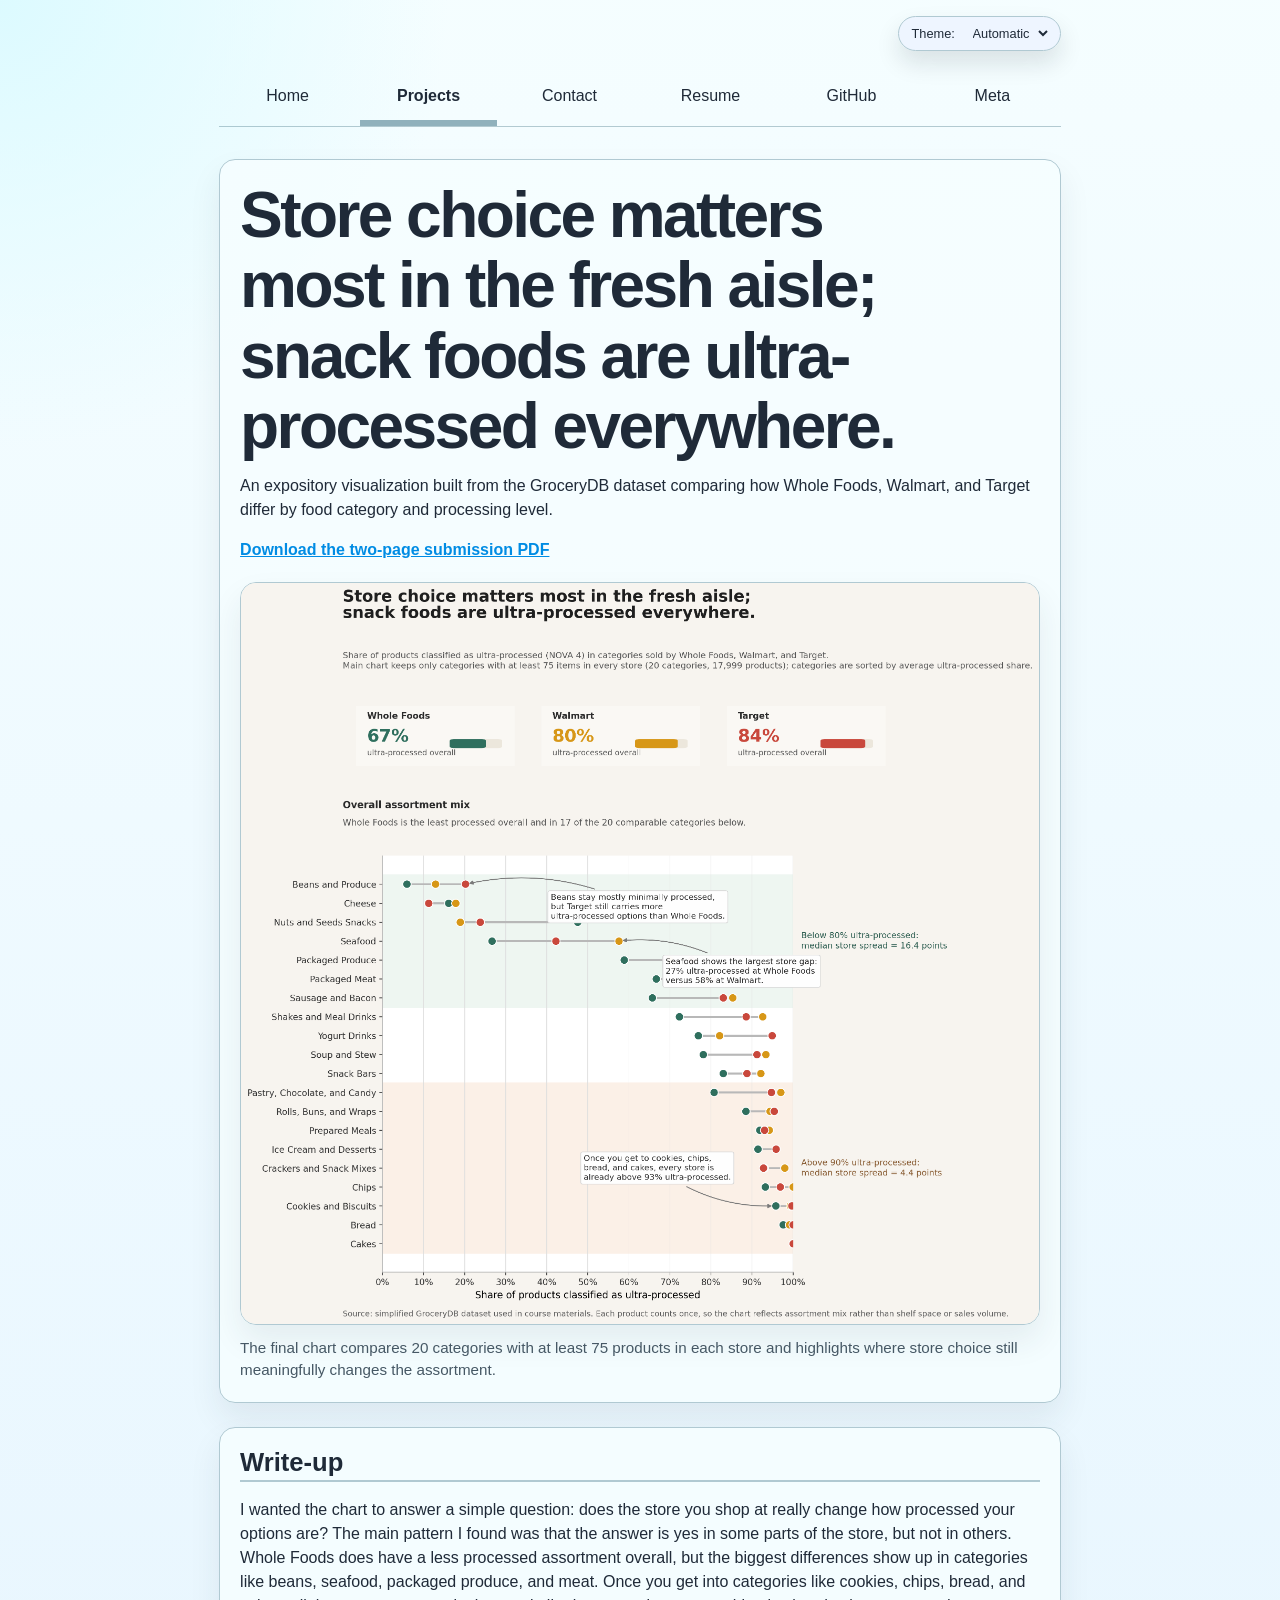
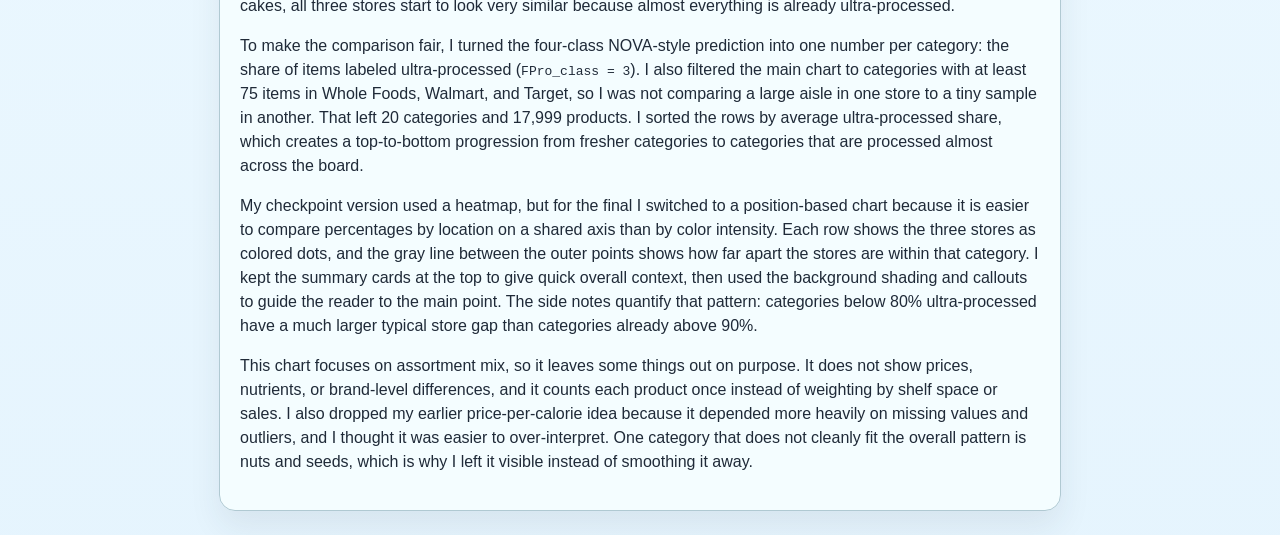
<file: projects/grocerydb-expository/index.html>
<!DOCTYPE html>
<html lang="en">
<head>
  <meta charset="UTF-8">
  <meta name="viewport" content="width=device-width, initial-scale=1.0">
  <title>GroceryDB Expository Visualization</title>
  <link rel="stylesheet" href="../../style.css?v=20261018">
  <script type="module" src="../../global.js"></script>
</head>
<body>
  <main>
    <section>
      <h1>Store choice matters most in the fresh aisle; snack foods are ultra-processed everywhere.</h1>
      <p>An expository visualization built from the GroceryDB dataset comparing how Whole Foods, Walmart, and Target differ by food category and processing level.</p>
      <p class="project-actions">
        <a href="output/grocerydb_expository_submission.pdf">Download the two-page submission PDF</a>
      </p>
      <figure class="project-figure">
        <img src="output/grocerydb_expository_chart.png" alt="A static expository chart comparing the share of ultra-processed products across grocery categories for Whole Foods, Walmart, and Target.">
        <figcaption>The final chart compares 20 categories with at least 75 products in each store and highlights where store choice still meaningfully changes the assortment.</figcaption>
      </figure>
    </section>

    <section>
      <h2>Write-up</h2>
      <p>I wanted the chart to answer a simple question: does the store you shop at really change how processed your options are? The main pattern I found was that the answer is yes in some parts of the store, but not in others. Whole Foods does have a less processed assortment overall, but the biggest differences show up in categories like beans, seafood, packaged produce, and meat. Once you get into categories like cookies, chips, bread, and cakes, all three stores start to look very similar because almost everything is already ultra-processed.</p>
      <p>To make the comparison fair, I turned the four-class NOVA-style prediction into one number per category: the share of items labeled ultra-processed (<code>FPro_class = 3</code>). I also filtered the main chart to categories with at least 75 items in Whole Foods, Walmart, and Target, so I was not comparing a large aisle in one store to a tiny sample in another. That left 20 categories and 17,999 products. I sorted the rows by average ultra-processed share, which creates a top-to-bottom progression from fresher categories to categories that are processed almost across the board.</p>
      <p>My checkpoint version used a heatmap, but for the final I switched to a position-based chart because it is easier to compare percentages by location on a shared axis than by color intensity. Each row shows the three stores as colored dots, and the gray line between the outer points shows how far apart the stores are within that category. I kept the summary cards at the top to give quick overall context, then used the background shading and callouts to guide the reader to the main point. The side notes quantify that pattern: categories below 80% ultra-processed have a much larger typical store gap than categories already above 90%.</p>
      <p>This chart focuses on assortment mix, so it leaves some things out on purpose. It does not show prices, nutrients, or brand-level differences, and it counts each product once instead of weighting by shelf space or sales. I also dropped my earlier price-per-calorie idea because it depended more heavily on missing values and outliers, and I thought it was easier to over-interpret. One category that does not cleanly fit the overall pattern is nuts and seeds, which is why I left it visible instead of smoothing it away.</p>
    </section>
  </main>
</body>
</html>
</file>
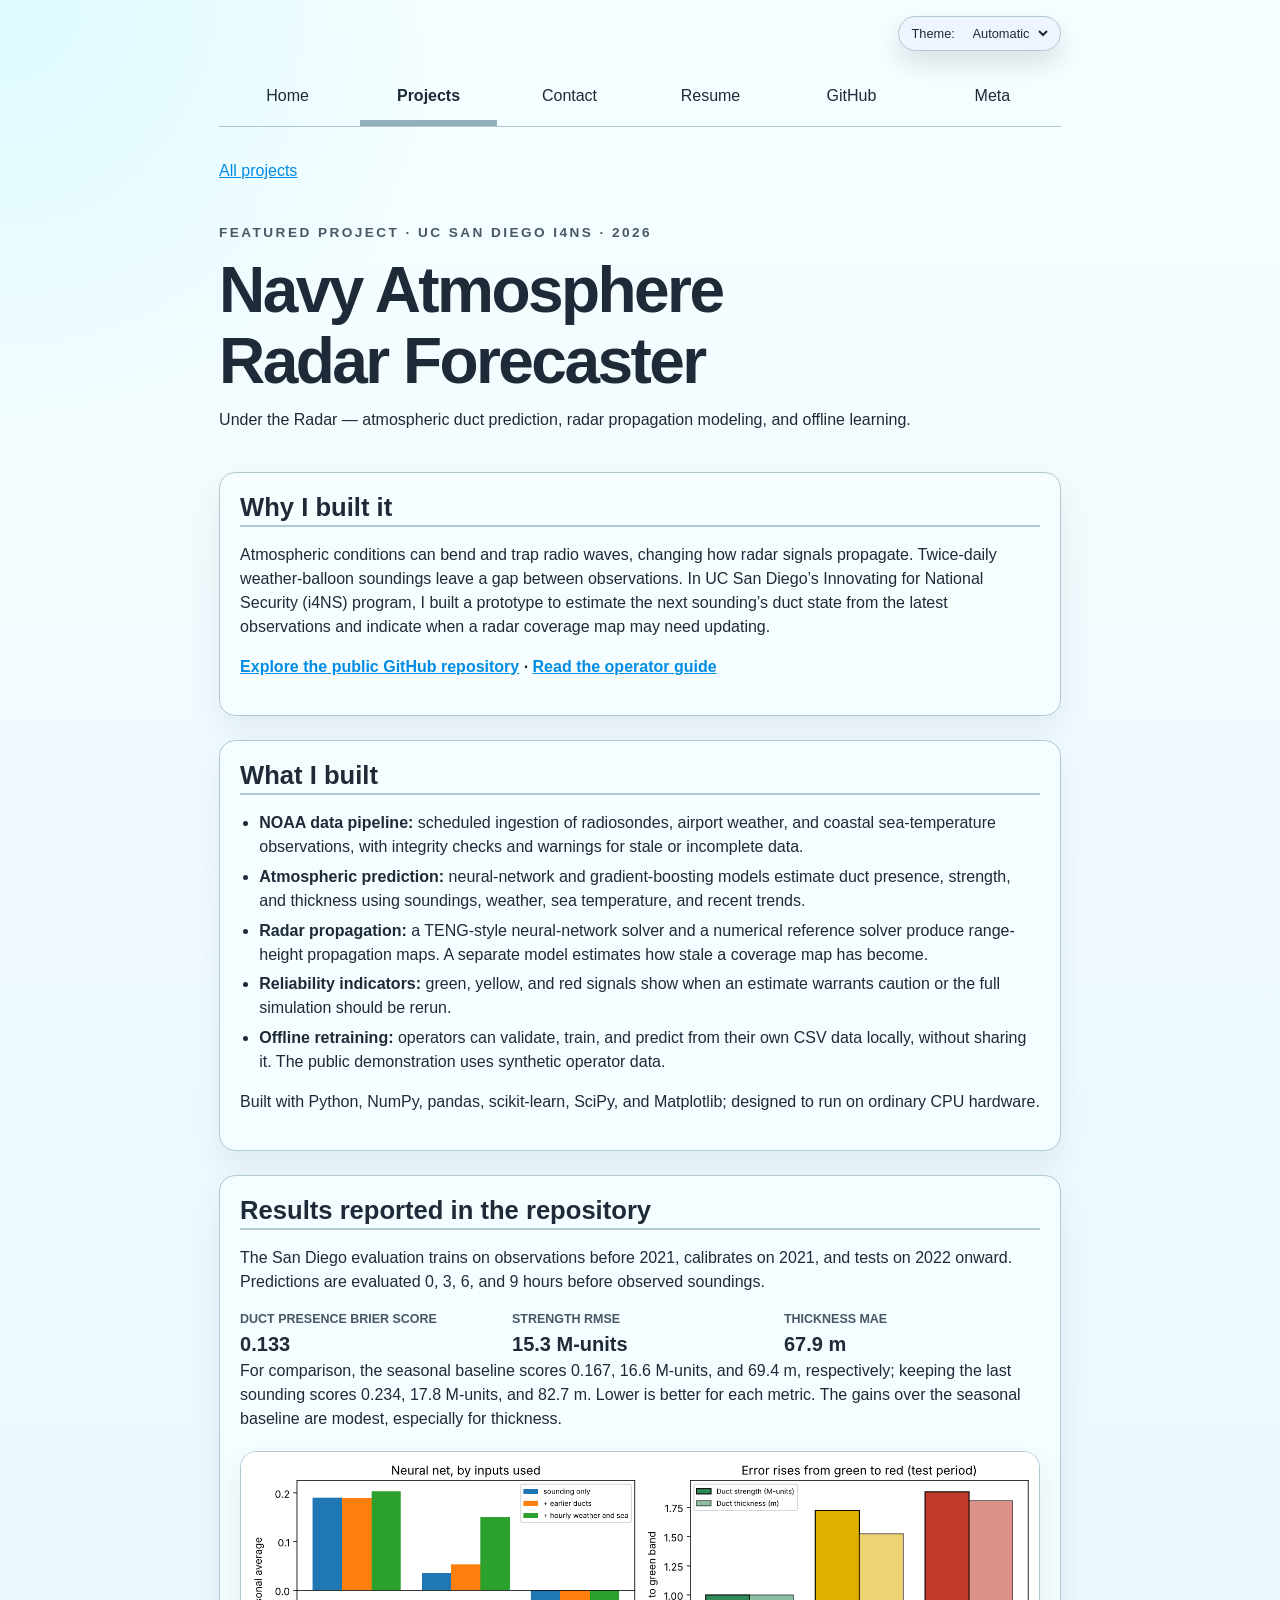
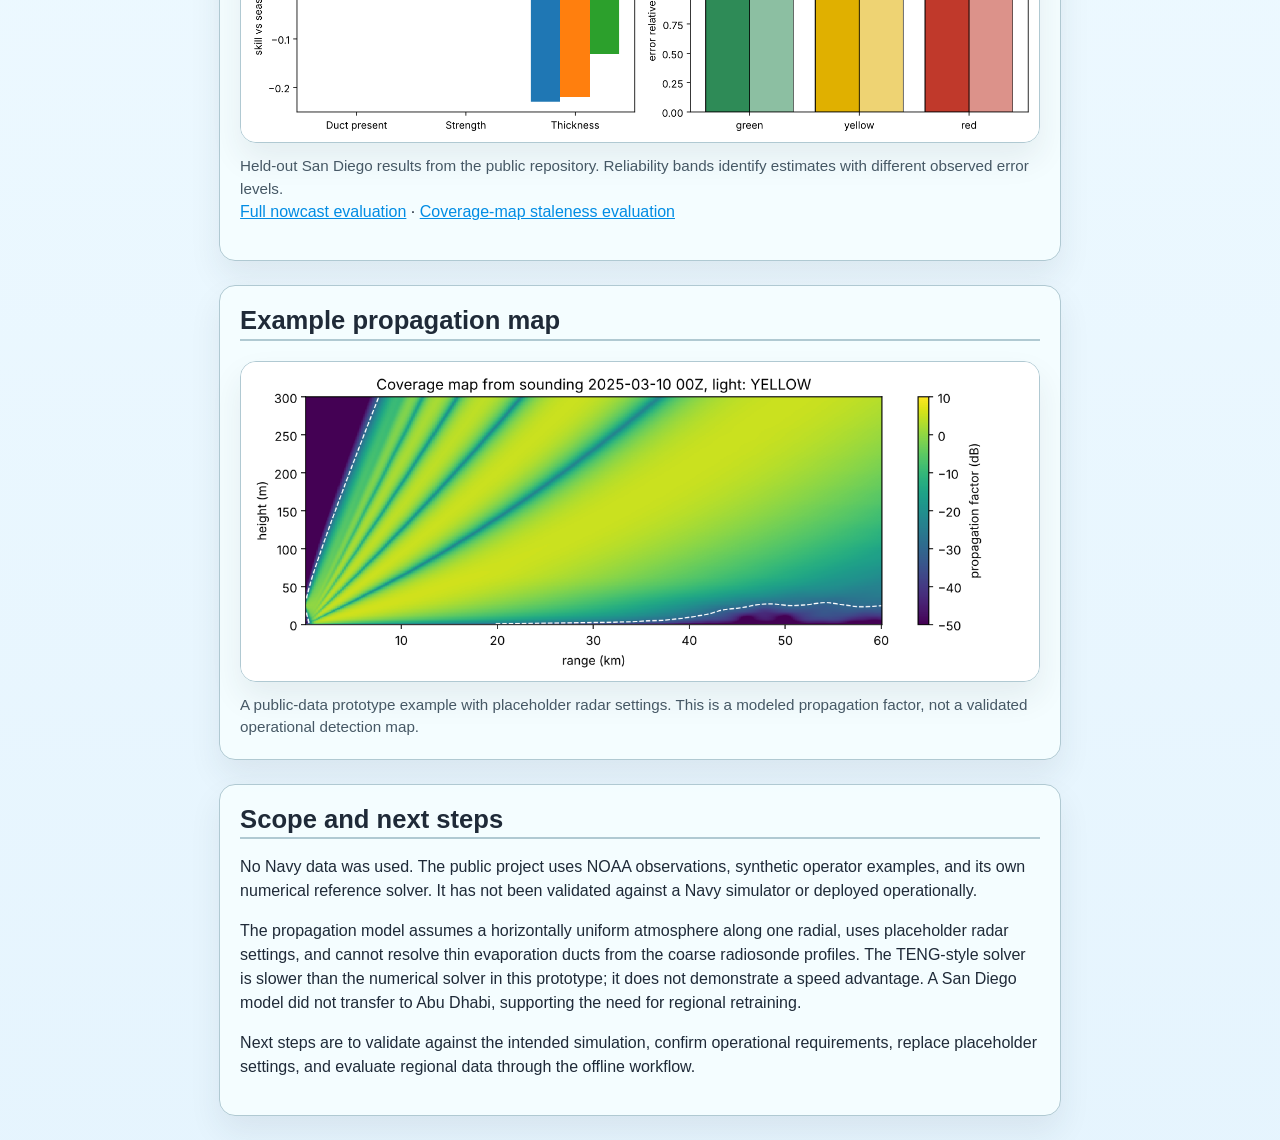
<file: projects/navy-atmospheric-forecasting/index.html>
<!DOCTYPE html>
<html lang="en">
<head>
  <meta charset="UTF-8"><meta name="viewport" content="width=device-width, initial-scale=1.0">
  <title>Navy Atmosphere Radar Forecaster (i4NS) | Thomas Deitel</title>
  <meta name="description" content="Under the Radar: an i4NS atmospheric duct prediction and radar propagation prototype using public NOAA data, with offline operator retraining.">
  <link rel="stylesheet" href="../../style.css?v=20261018">
  <script type="module" src="../../global.js"></script>
</head>
<body><main>
  <p><a href="../">All projects</a></p>
  <header><p class="eyebrow">Featured project · UC San Diego i4NS · 2026</p><h1>Navy Atmosphere Radar Forecaster</h1><p>Under the Radar — atmospheric duct prediction, radar propagation modeling, and offline learning.</p></header>
  <section><h2>Why I built it</h2><p>Atmospheric conditions can bend and trap radio waves, changing how radar signals propagate. Twice-daily weather-balloon soundings leave a gap between observations. In UC San Diego’s Innovating for National Security (i4NS) program, I built a prototype to estimate the next sounding’s duct state from the latest observations and indicate when a radar coverage map may need updating.</p><p class="project-actions"><a href="https://github.com/thomasdeitel/under-the-radar-mvp">Explore the public GitHub repository</a> · <a href="https://github.com/thomasdeitel/under-the-radar-mvp/blob/main/docs/OPERATOR_GUIDE.md">Read the operator guide</a></p></section>
  <section><h2>What I built</h2><ul><li><strong>NOAA data pipeline:</strong> scheduled ingestion of radiosondes, airport weather, and coastal sea-temperature observations, with integrity checks and warnings for stale or incomplete data.</li><li><strong>Atmospheric prediction:</strong> neural-network and gradient-boosting models estimate duct presence, strength, and thickness using soundings, weather, sea temperature, and recent trends.</li><li><strong>Radar propagation:</strong> a TENG-style neural-network solver and a numerical reference solver produce range-height propagation maps. A separate model estimates how stale a coverage map has become.</li><li><strong>Reliability indicators:</strong> green, yellow, and red signals show when an estimate warrants caution or the full simulation should be rerun.</li><li><strong>Offline retraining:</strong> operators can validate, train, and predict from their own CSV data locally, without sharing it. The public demonstration uses synthetic operator data.</li></ul><p>Built with Python, NumPy, pandas, scikit-learn, SciPy, and Matplotlib; designed to run on ordinary CPU hardware.</p></section>
  <section><h2>Results reported in the repository</h2><p>The San Diego evaluation trains on observations before 2021, calibrates on 2021, and tests on 2022 onward. Predictions are evaluated 0, 3, 6, and 9 hours before observed soundings.</p><dl class="stats"><div><dt>Duct presence Brier score</dt><dd>0.133</dd></div><div><dt>Strength RMSE</dt><dd>15.3 M-units</dd></div><div><dt>Thickness MAE</dt><dd>67.9 m</dd></div></dl><p>For comparison, the seasonal baseline scores 0.167, 16.6 M-units, and 69.4 m, respectively; keeping the last sounding scores 0.234, 17.8 M-units, and 82.7 m. Lower is better for each metric. The gains over the seasonal baseline are modest, especially for thickness.</p><figure class="project-figure"><img src="nowcast.png" alt="Repository evaluation comparing neural-network forecast skill across input sets and error across green, yellow, and red reliability bands."><figcaption>Held-out San Diego results from the public repository. Reliability bands identify estimates with different observed error levels.</figcaption></figure><p><a href="https://github.com/thomasdeitel/under-the-radar-mvp/blob/main/results/nowcast.md">Full nowcast evaluation</a> · <a href="https://github.com/thomasdeitel/under-the-radar-mvp/blob/main/results/coverage.md">Coverage-map staleness evaluation</a></p></section>
  <section><h2>Example propagation map</h2><figure class="project-figure"><img src="coverage_example.png" alt="Prototype radar propagation factor by range and height, generated from a public NOAA sounding with a yellow staleness indicator."><figcaption>A public-data prototype example with placeholder radar settings. This is a modeled propagation factor, not a validated operational detection map.</figcaption></figure></section>
  <section><h2>Scope and next steps</h2><p>No Navy data was used. The public project uses NOAA observations, synthetic operator examples, and its own numerical reference solver. It has not been validated against a Navy simulator or deployed operationally.</p><p>The propagation model assumes a horizontally uniform atmosphere along one radial, uses placeholder radar settings, and cannot resolve thin evaporation ducts from the coarse radiosonde profiles. The TENG-style solver is slower than the numerical solver in this prototype; it does not demonstrate a speed advantage. A San Diego model did not transfer to Abu Dhabi, supporting the need for regional retraining.</p><p>Next steps are to validate against the intended simulation, confirm operational requirements, replace placeholder settings, and evaluate regional data through the offline workflow.</p></section>
</main></body></html>
</file>
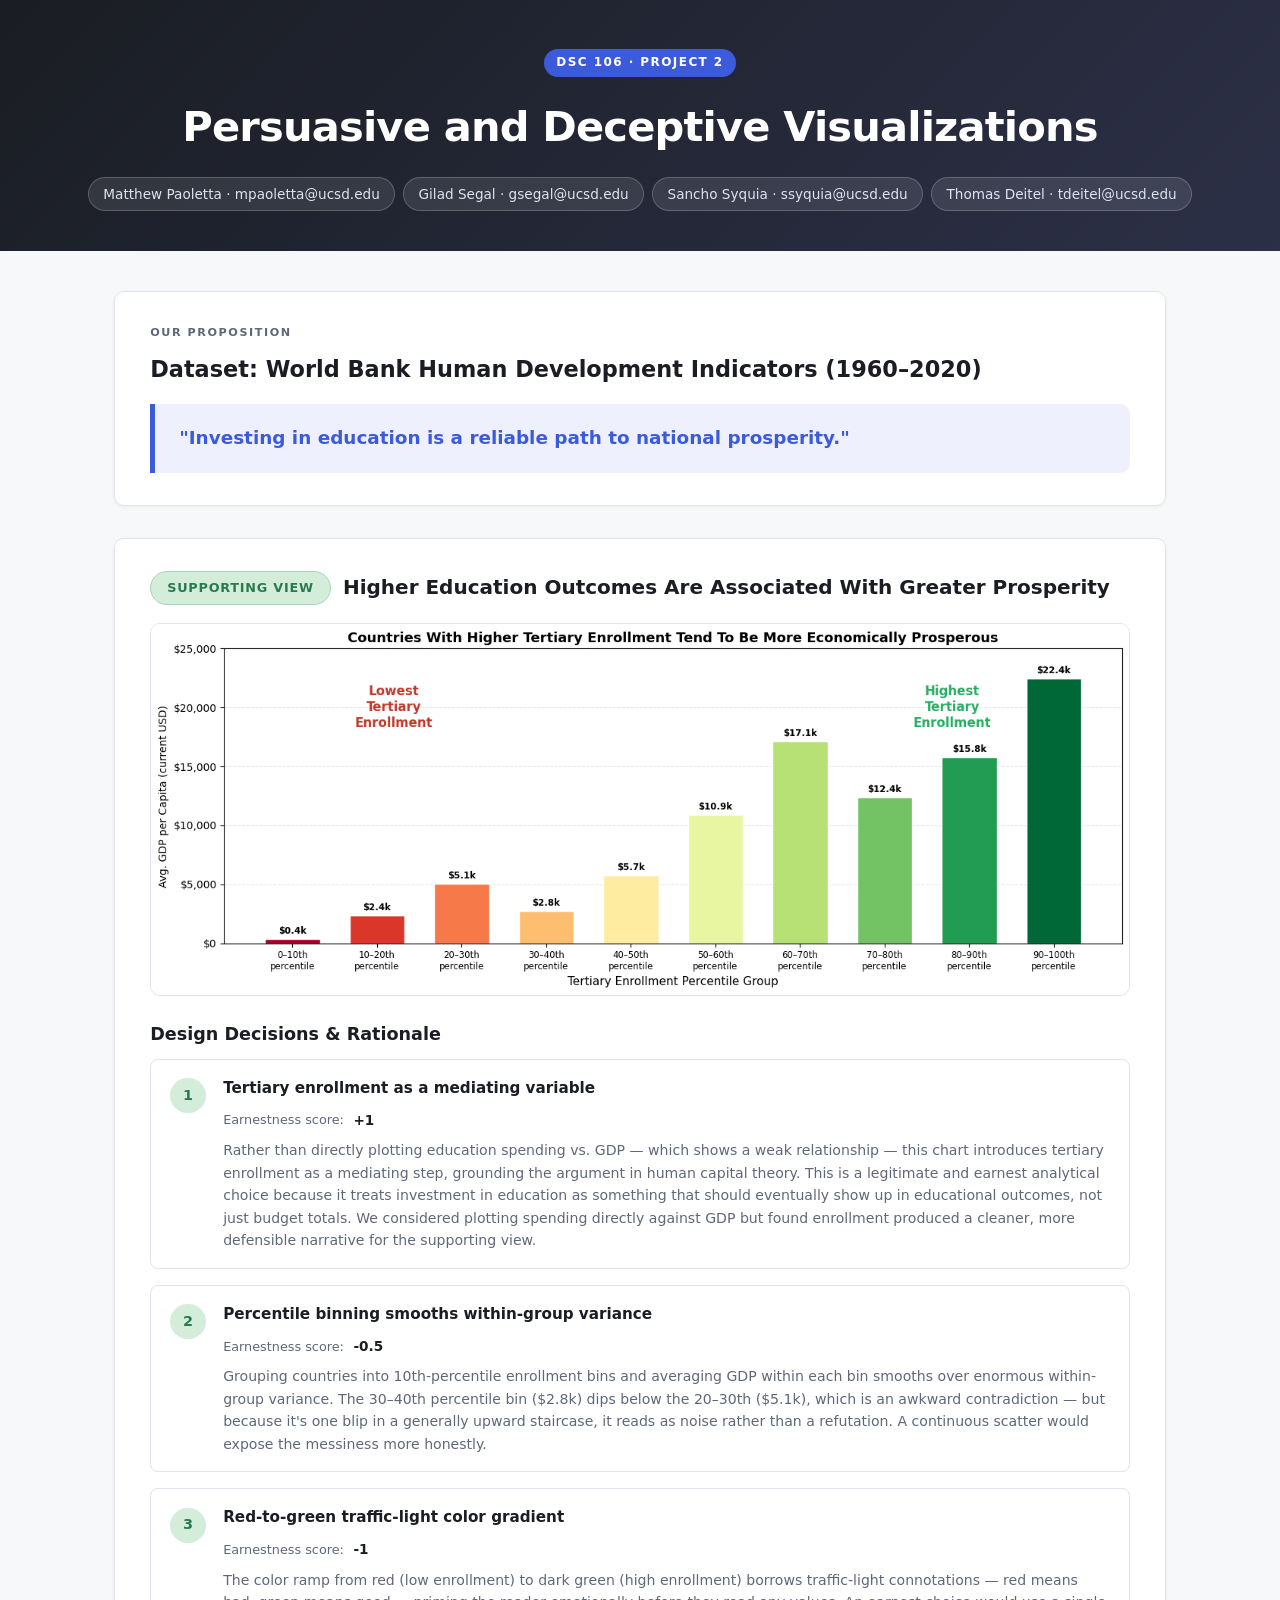
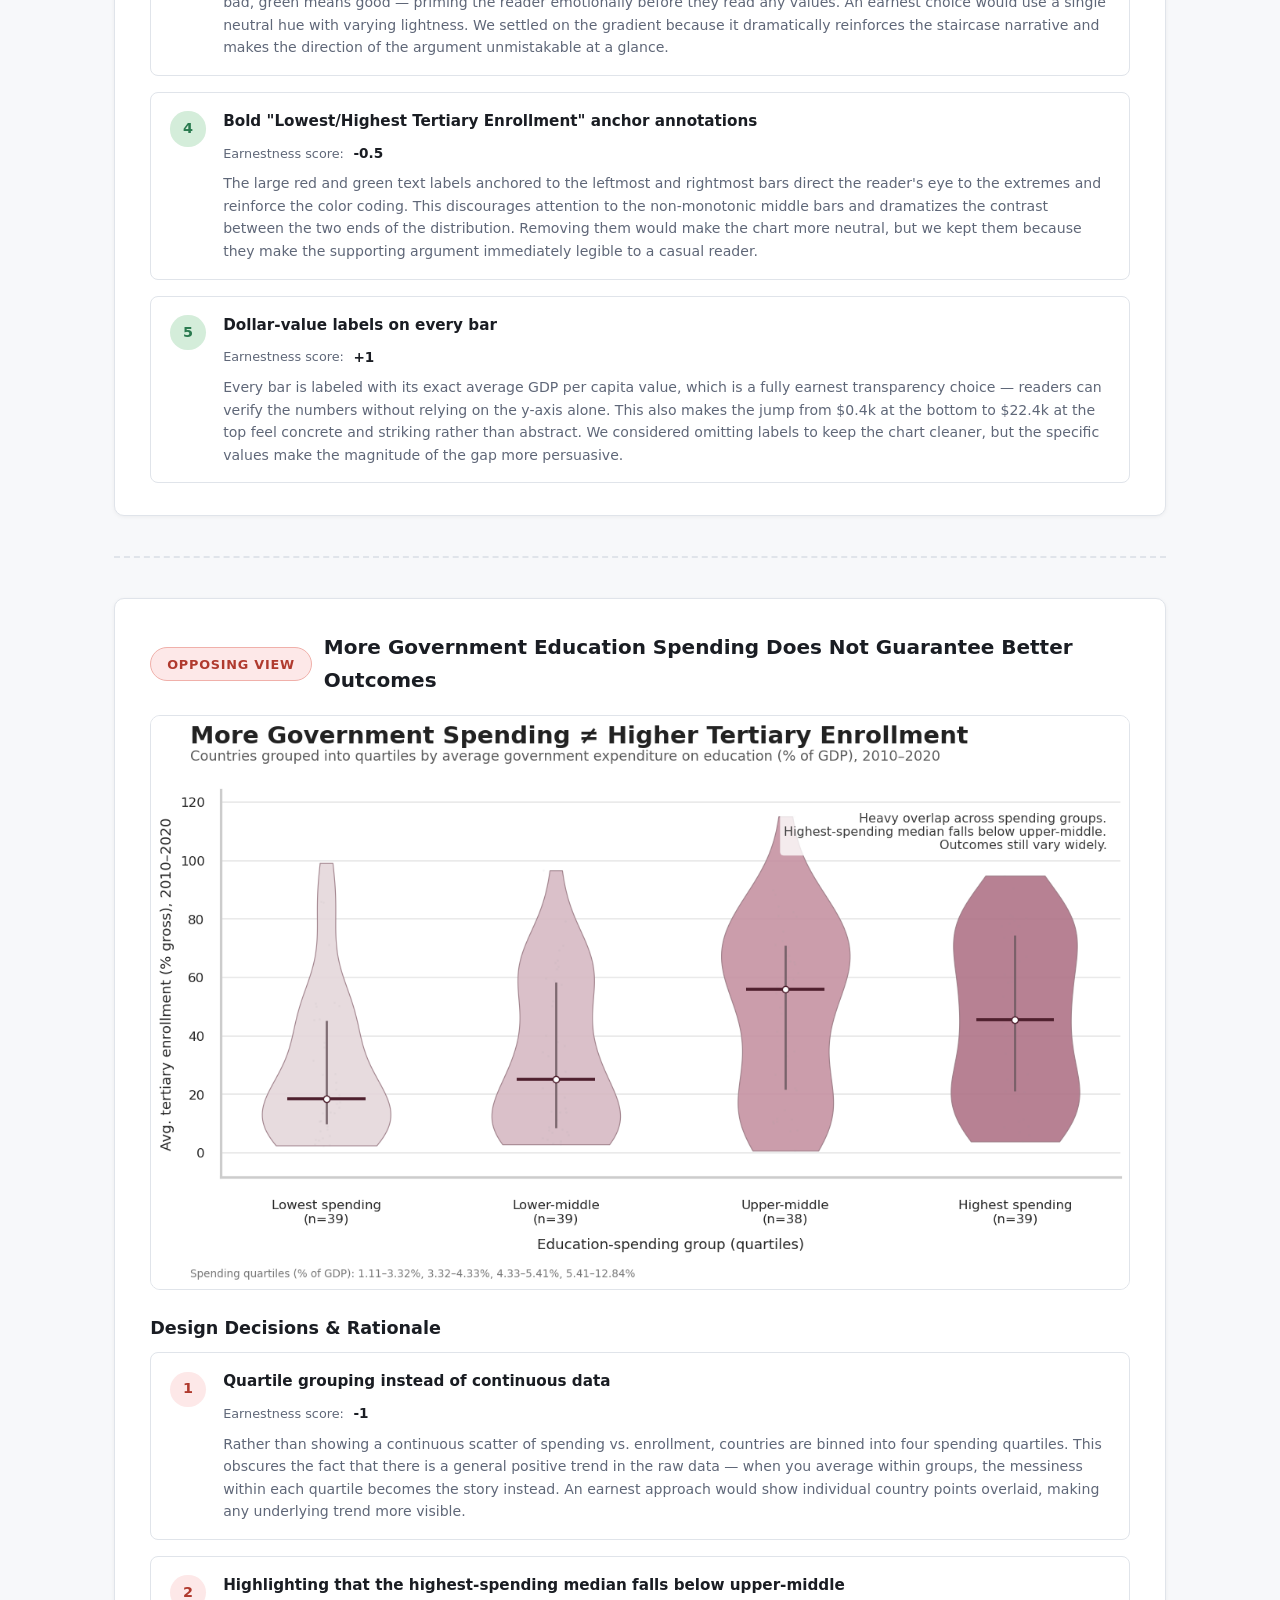
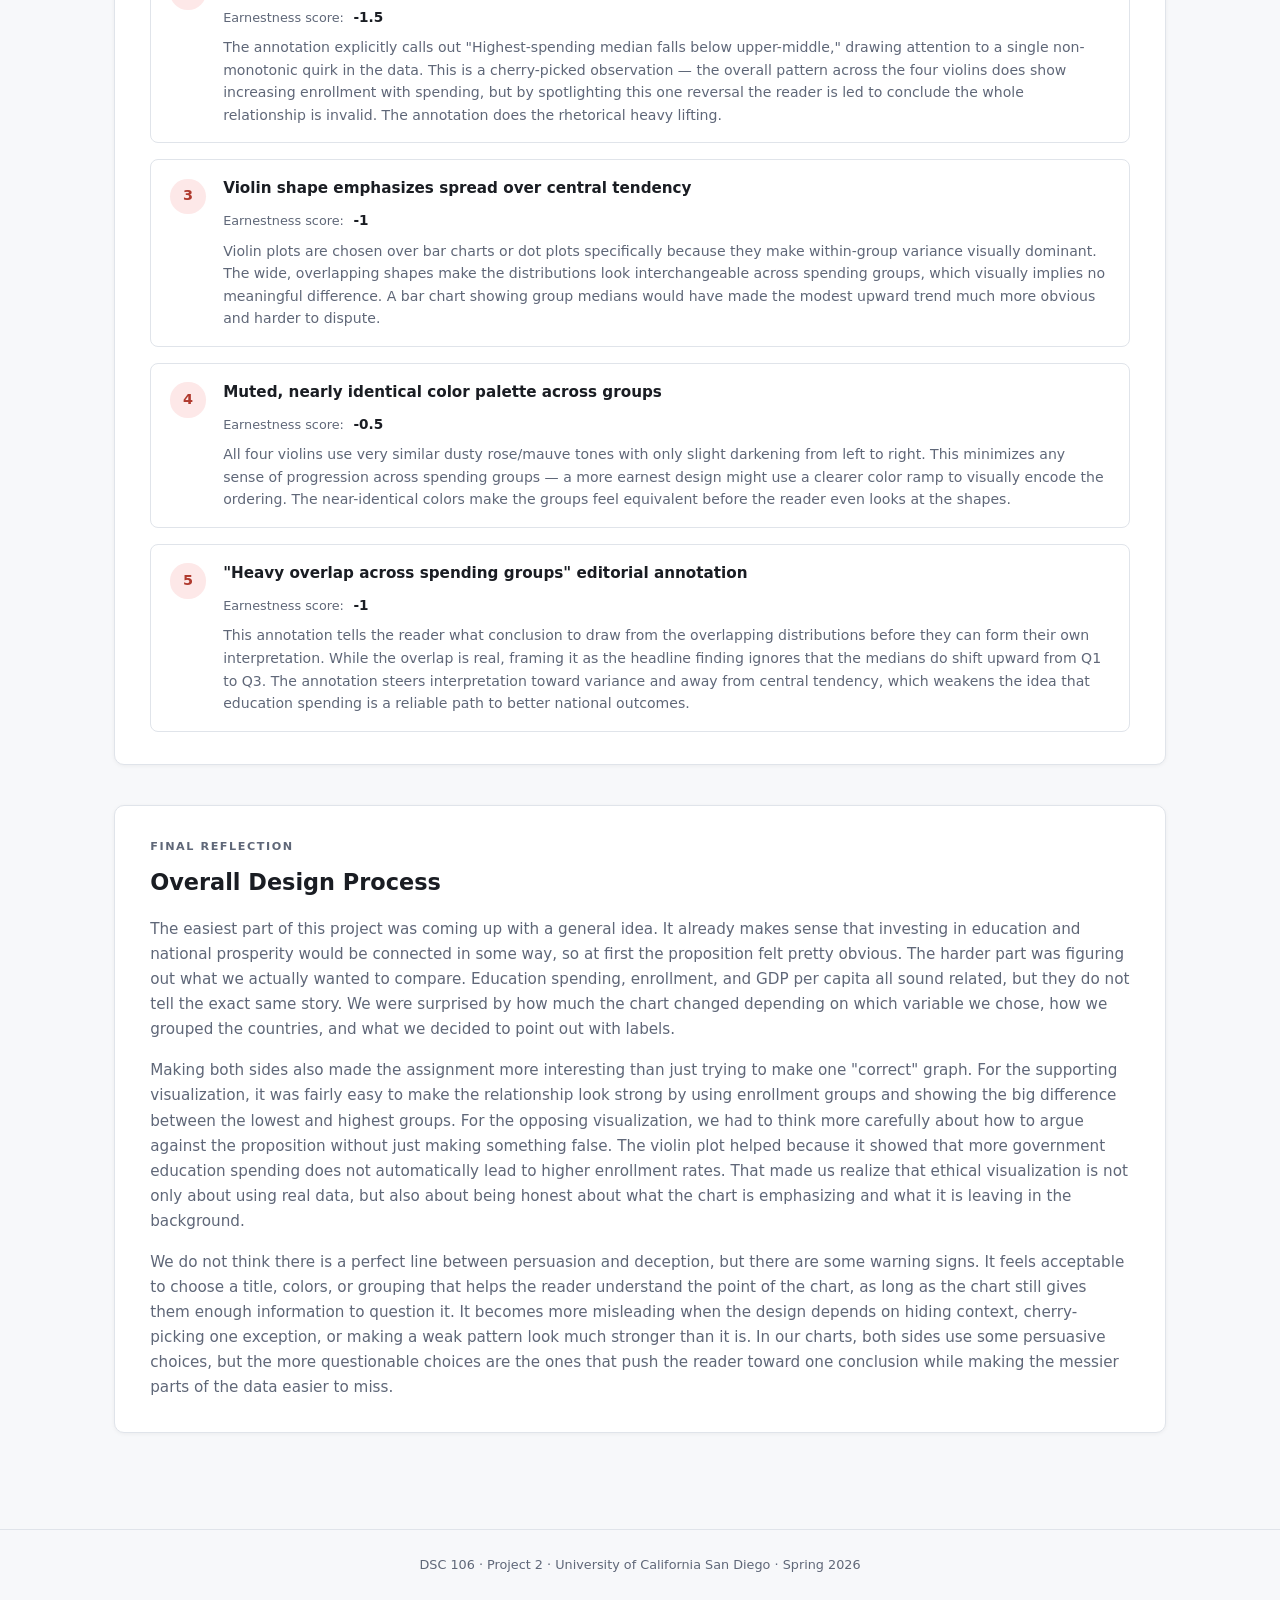
<file: projects/persuasive-visualization/index.html>
<!DOCTYPE html>
<html lang="en">
<head>
  <meta charset="UTF-8" />
  <meta name="viewport" content="width=device-width, initial-scale=1.0" />
  <title>Project 2: Persuasive or Deceptive Visualization?</title>
  <style>
    /* ── Reset & Base ─────────────────────────────── */
    *, *::before, *::after { box-sizing: border-box; margin: 0; padding: 0; }

    :root {
      --pro-color:  #2a7a4f;
      --con-color:  #b03a2e;
      --bg:         #f7f8fa;
      --card-bg:    #ffffff;
      --border:     #e0e4ea;
      --text:       #1a1d23;
      --muted:      #5f6778;
      --accent:     #3b5bdb;
      --radius:     10px;
    }

    body {
      font-family: 'Segoe UI', system-ui, Arial, sans-serif;
      background: var(--bg);
      color: var(--text);
      line-height: 1.65;
    }

    /* ── Header ───────────────────────────────────── */
    header {
      background: linear-gradient(135deg, #1a1d23 0%, #2c3047 100%);
      color: #fff;
      padding: 3rem 2rem 2.5rem;
      text-align: center;
    }
    header .label {
      display: inline-block;
      background: var(--accent);
      color: #fff;
      font-size: 0.75rem;
      font-weight: 700;
      letter-spacing: 0.12em;
      text-transform: uppercase;
      padding: 0.25rem 0.75rem;
      border-radius: 20px;
      margin-bottom: 1rem;
    }
    header h1 {
      font-size: clamp(1.6rem, 4vw, 2.6rem);
      font-weight: 800;
      letter-spacing: -0.02em;
      margin-bottom: 0.5rem;
    }
    header .subtitle {
      font-size: 1rem;
      color: #a9b4c9;
      max-width: 680px;
      margin: 0 auto 1.5rem;
    }

    /* Group member pills */
    .members {
      display: flex;
      flex-wrap: wrap;
      justify-content: center;
      gap: 0.5rem;
      margin-top: 1rem;
    }
    .member-pill {
      background: rgba(255,255,255,0.1);
      border: 1px solid rgba(255,255,255,0.2);
      border-radius: 20px;
      padding: 0.3rem 0.9rem;
      font-size: 0.85rem;
      color: #dce4f0;
    }

    /* ── Main layout ──────────────────────────────── */
    main {
      max-width: 1100px;
      margin: 0 auto;
      padding: 2.5rem 1.5rem 4rem;
    }

    /* ── Section cards ────────────────────────────── */
    .card {
      background: var(--card-bg);
      border: 1px solid var(--border);
      border-radius: var(--radius);
      padding: 2rem 2.2rem;
      margin-bottom: 2rem;
      box-shadow: 0 1px 4px rgba(0,0,0,0.05);
    }

    .section-heading {
      font-size: 0.7rem;
      font-weight: 700;
      letter-spacing: 0.14em;
      text-transform: uppercase;
      color: var(--muted);
      margin-bottom: 0.5rem;
    }
    h2 {
      font-size: 1.4rem;
      font-weight: 700;
      margin-bottom: 1rem;
    }
    h3 {
      font-size: 1.1rem;
      font-weight: 700;
      margin-bottom: 0.6rem;
    }

    /* Proposition banner */
    .proposition-box {
      border-left: 5px solid var(--accent);
      background: #eef1fd;
      border-radius: 0 var(--radius) var(--radius) 0;
      padding: 1.2rem 1.5rem;
      font-size: 1.15rem;
      font-weight: 600;
      color: var(--accent);
      margin: 0.5rem 0 0;
    }

    /* ── Vis sections ─────────────────────────────── */
    .vis-section {
      margin-bottom: 2.5rem;
    }

    .vis-header {
      display: flex;
      align-items: center;
      gap: 0.75rem;
      margin-bottom: 1.1rem;
    }
    .vis-badge {
      display: inline-flex;
      align-items: center;
      gap: 0.4rem;
      padding: 0.35rem 1rem;
      border-radius: 20px;
      font-size: 0.8rem;
      font-weight: 700;
      letter-spacing: 0.06em;
      text-transform: uppercase;
      white-space: nowrap;
    }
    .badge-pro  { background: #d4edda; color: var(--pro-color); border: 1px solid #a8d5b5; }
    .badge-con  { background: #fde8e8; color: var(--con-color); border: 1px solid #f0b0aa; }

    .vis-title {
      font-size: 1.25rem;
      font-weight: 700;
    }

    /* Image container */
    .vis-image-wrap {
      border: 1px solid var(--border);
      border-radius: var(--radius);
      overflow: hidden;
      margin-bottom: 1.5rem;
      background: #fafafa;
      text-align: center;
    }
    .vis-image-wrap img {
      width: 100%;
      height: auto;
      display: block;
    }

    /* ── Design decisions table ───────────────────── */
    .decisions-grid {
      display: grid;
      gap: 1rem;
      margin-top: 0.25rem;
    }

    .decision-card {
      border: 1px solid var(--border);
      border-radius: 8px;
      padding: 1rem 1.2rem;
      display: grid;
      grid-template-columns: auto 1fr;
      gap: 0.5rem 1.1rem;
      align-items: start;
    }

    .decision-num {
      grid-row: span 3;
      width: 2.2rem;
      height: 2.2rem;
      border-radius: 50%;
      display: flex;
      align-items: center;
      justify-content: center;
      font-weight: 800;
      font-size: 0.9rem;
      flex-shrink: 0;
      margin-top: 0.15rem;
    }
    .decision-num.pro { background: #d4edda; color: var(--pro-color); }
    .decision-num.con { background: #fde8e8; color: var(--con-color); }

    .decision-title {
      font-weight: 700;
      font-size: 0.95rem;
    }

    .score-row {
      display: flex;
      align-items: center;
      gap: 0.6rem;
      font-size: 0.8rem;
    }
    .score-label { color: var(--muted); }
    .score-bar-wrap {
      flex: 1;
      height: 6px;
      background: #e5e7eb;
      border-radius: 3px;
      position: relative;
      max-width: 160px;
    }
    .score-bar {
      position: absolute;
      top: 0;
      height: 100%;
      border-radius: 3px;
    }
    /* score is –2 to +2; centre at 50% width */
    /* JS sets --score-val; fallback neutral */
    .score-value { font-weight: 700; font-size: 0.85rem; }

    .decision-body {
      font-size: 0.88rem;
      color: var(--muted);
      line-height: 1.6;
    }
    .placeholder-text {
      font-style: italic;
      color: #aab0bc;
    }

    /* ── Reflection ───────────────────────────────── */
    .reflection-body p {
      margin-bottom: 1rem;
      font-size: 0.95rem;
      color: var(--muted);
    }
    .reflection-body p:last-child { margin-bottom: 0; }

    /* ── Divider ──────────────────────────────────── */
    .vis-divider {
      border: none;
      border-top: 2px dashed var(--border);
      margin: 2.5rem 0;
    }

    /* ── Footer ───────────────────────────────────── */
    footer {
      text-align: center;
      padding: 1.5rem;
      font-size: 0.8rem;
      color: var(--muted);
      border-top: 1px solid var(--border);
    }

    /* ── Score helpers (rendered via JS) ─────────── */
    .score-pip {
      display: inline-block;
      width: 10px; height: 10px;
      border-radius: 50%;
      vertical-align: middle;
      margin-right: 4px;
    }
  </style>
</head>
<body>

<!-- ════════════════════════ HEADER ════════════════════════ -->
<header>
  <div class="label">DSC 106 · Project 2</div>
  <h1>Persuasive and Deceptive Visualizations</h1>
  <div class="members">
    <span class="member-pill">Matthew Paoletta · mpaoletta@ucsd.edu</span>
    <span class="member-pill">Gilad Segal · gsegal@ucsd.edu</span>
    <span class="member-pill">Sancho Syquia · ssyquia@ucsd.edu</span>
    <span class="member-pill">Thomas Deitel · tdeitel@ucsd.edu</span>
  </div>
</header>

<!-- ════════════════════════ MAIN ════════════════════════ -->
<main>

  <!-- ── Proposition ── -->
  <div class="card">
    <div class="section-heading">Our Proposition</div>
    <h2>Dataset: World Bank Human Development Indicators (1960–2020)</h2>
    <div class="proposition-box">
      "Investing in education is a reliable path to national prosperity."
    </div>
  </div>

  <!-- ═══════════════ VIS 1 – PRO ═══════════════ -->
  <div class="card vis-section">
    <div class="vis-header">
      <span class="vis-badge badge-pro">Supporting View</span>
      <span class="vis-title">Higher Education Outcomes Are Associated With Greater Prosperity</span>
    </div>

    <div class="vis-image-wrap">
      <img src="proposition.png"
           alt="Bar chart showing average GDP per capita rising monotonically across tertiary enrollment percentile groups, from $0.4k at the 0–10th percentile to $22.4k at the 90–100th percentile." />
    </div>

    <!-- ── Design Decisions ── -->
    <h3>Design Decisions &amp; Rationale</h3>
    <div class="decisions-grid" id="pro-decisions">

          <div class="decision-card">
      <div class="decision-num pro">1</div>
      <div class="decision-title">Tertiary enrollment as a mediating variable</div>
      <div class="score-row">
        <span class="score-label">Earnestness score:</span>
        <span class="score-value">+1</span>
      </div>
      <div class="decision-body">
        Rather than directly plotting education spending vs. GDP — which shows a weak relationship — this chart introduces tertiary enrollment as a mediating step, grounding the argument in human capital theory. This is a legitimate and earnest analytical choice because it treats investment in education as something that should eventually show up in educational outcomes, not just budget totals. We considered plotting spending directly against GDP but found enrollment produced a cleaner, more defensible narrative for the supporting view.
      </div>
    </div>

    <div class="decision-card">
      <div class="decision-num pro">2</div>
      <div class="decision-title">Percentile binning smooths within-group variance</div>
      <div class="score-row">
        <span class="score-label">Earnestness score:</span>
        <span class="score-value">-0.5</span>
      </div>
      <div class="decision-body">
        Grouping countries into 10th-percentile enrollment bins and averaging GDP within each bin smooths over enormous within-group variance. The 30–40th percentile bin ($2.8k) dips below the 20–30th ($5.1k), which is an awkward contradiction — but because it's one blip in a generally upward staircase, it reads as noise rather than a refutation. A continuous scatter would expose the messiness more honestly.
      </div>
    </div>

    <div class="decision-card">
      <div class="decision-num pro">3</div>
      <div class="decision-title">Red-to-green traffic-light color gradient</div>
      <div class="score-row">
        <span class="score-label">Earnestness score:</span>
        <span class="score-value">-1</span>
      </div>
      <div class="decision-body">
        The color ramp from red (low enrollment) to dark green (high enrollment) borrows traffic-light connotations — red means bad, green means good — priming the reader emotionally before they read any values. An earnest choice would use a single neutral hue with varying lightness. We settled on the gradient because it dramatically reinforces the staircase narrative and makes the direction of the argument unmistakable at a glance.
      </div>
    </div>

    <div class="decision-card">
      <div class="decision-num pro">4</div>
      <div class="decision-title">Bold "Lowest/Highest Tertiary Enrollment" anchor annotations</div>
      <div class="score-row">
        <span class="score-label">Earnestness score:</span>
        <span class="score-value">-0.5</span>
      </div>
      <div class="decision-body">
        The large red and green text labels anchored to the leftmost and rightmost bars direct the reader's eye to the extremes and reinforce the color coding. This discourages attention to the non-monotonic middle bars and dramatizes the contrast between the two ends of the distribution. Removing them would make the chart more neutral, but we kept them because they make the supporting argument immediately legible to a casual reader.
      </div>
    </div>

    <div class="decision-card">
      <div class="decision-num pro">5</div>
      <div class="decision-title">Dollar-value labels on every bar</div>
      <div class="score-row">
        <span class="score-label">Earnestness score:</span>
        <span class="score-value">+1</span>
      </div>
      <div class="decision-body">
        Every bar is labeled with its exact average GDP per capita value, which is a fully earnest transparency choice — readers can verify the numbers without relying on the y-axis alone. This also makes the jump from $0.4k at the bottom to $22.4k at the top feel concrete and striking rather than abstract. We considered omitting labels to keep the chart cleaner, but the specific values make the magnitude of the gap more persuasive.
      </div>
    </div>

    </div><!-- /pro-decisions -->
  </div><!-- /card -->

  <hr class="vis-divider" />

  <!-- ═══════════════ VIS 2 – OPPOSING ═══════════════ -->
  <div class="card vis-section">
    <div class="vis-header">
      <span class="vis-badge badge-con">Opposing View</span>
      <span class="vis-title">More Government Education Spending Does Not Guarantee Better Outcomes</span>
    </div>

    <div class="vis-image-wrap">
      <img src="opposing.png"
           alt="Violin plot showing overlapping distributions of tertiary enrollment rates across four government-spending quartiles, with the highest-spending quartile having a lower median than the upper-middle quartile." />
    </div>

    <!-- ── Design Decisions ── -->
    <h3>Design Decisions &amp; Rationale</h3>
    <div class="decisions-grid" id="con-decisions">

          <div class="decision-card">
      <div class="decision-num con">1</div>
      <div class="decision-title">Quartile grouping instead of continuous data</div>
      <div class="score-row">
        <span class="score-label">Earnestness score:</span>
        <span class="score-value">-1</span>
      </div>
      <div class="decision-body">
        Rather than showing a continuous scatter of spending vs. enrollment, countries are binned into four spending quartiles. This obscures the fact that there is a general positive trend in the raw data — when you average within groups, the messiness within each quartile becomes the story instead. An earnest approach would show individual country points overlaid, making any underlying trend more visible.
      </div>
    </div>

    <div class="decision-card">
      <div class="decision-num con">2</div>
      <div class="decision-title">Highlighting that the highest-spending median falls below upper-middle</div>
      <div class="score-row">
        <span class="score-label">Earnestness score:</span>
        <span class="score-value">-1.5</span>
      </div>
      <div class="decision-body">
        The annotation explicitly calls out "Highest-spending median falls below upper-middle," drawing attention to a single non-monotonic quirk in the data. This is a cherry-picked observation — the overall pattern across the four violins does show increasing enrollment with spending, but by spotlighting this one reversal the reader is led to conclude the whole relationship is invalid. The annotation does the rhetorical heavy lifting.
      </div>
    </div>

    <div class="decision-card">
      <div class="decision-num con">3</div>
      <div class="decision-title">Violin shape emphasizes spread over central tendency</div>
      <div class="score-row">
        <span class="score-label">Earnestness score:</span>
        <span class="score-value">-1</span>
      </div>
      <div class="decision-body">
        Violin plots are chosen over bar charts or dot plots specifically because they make within-group variance visually dominant. The wide, overlapping shapes make the distributions look interchangeable across spending groups, which visually implies no meaningful difference. A bar chart showing group medians would have made the modest upward trend much more obvious and harder to dispute.
      </div>
    </div>

    <div class="decision-card">
      <div class="decision-num con">4</div>
      <div class="decision-title">Muted, nearly identical color palette across groups</div>
      <div class="score-row">
        <span class="score-label">Earnestness score:</span>
        <span class="score-value">-0.5</span>
      </div>
      <div class="decision-body">
        All four violins use very similar dusty rose/mauve tones with only slight darkening from left to right. This minimizes any sense of progression across spending groups — a more earnest design might use a clearer color ramp to visually encode the ordering. The near-identical colors make the groups feel equivalent before the reader even looks at the shapes.
      </div>
    </div>

    <div class="decision-card">
      <div class="decision-num con">5</div>
      <div class="decision-title">"Heavy overlap across spending groups" editorial annotation</div>
      <div class="score-row">
        <span class="score-label">Earnestness score:</span>
        <span class="score-value">-1</span>
      </div>
      <div class="decision-body">
        This annotation tells the reader what conclusion to draw from the overlapping distributions before they can form their own interpretation. While the overlap is real, framing it as the headline finding ignores that the medians do shift upward from Q1 to Q3. The annotation steers interpretation toward variance and away from central tendency, which weakens the idea that education spending is a reliable path to better national outcomes.
      </div>
    </div>

    </div><!-- /con-decisions -->
  </div><!-- /card -->

  <!-- ═══════════════ REFLECTION ═══════════════ -->
  <div class="card">
    <div class="section-heading">Final Reflection</div>
    <h2>Overall Design Process</h2>
    <div class="reflection-body">
      <p>
        The easiest part of this project was coming up with a general idea. It already makes sense that investing in education and national prosperity would be connected in some way, so at first the proposition felt pretty obvious. The harder part was figuring out what we actually wanted to compare. Education spending, enrollment, and GDP per capita all sound related, but they do not tell the exact same story. We were surprised by how much the chart changed depending on which variable we chose, how we grouped the countries, and what we decided to point out with labels.
      </p>
      <p>
        Making both sides also made the assignment more interesting than just trying to make one "correct" graph. For the supporting visualization, it was fairly easy to make the relationship look strong by using enrollment groups and showing the big difference between the lowest and highest groups. For the opposing visualization, we had to think more carefully about how to argue against the proposition without just making something false. The violin plot helped because it showed that more government education spending does not automatically lead to higher enrollment rates. That made us realize that ethical visualization is not only about using real data, but also about being honest about what the chart is emphasizing and what it is leaving in the background.
      </p>
      <p>
        We do not think there is a perfect line between persuasion and deception, but there are some warning signs. It feels acceptable to choose a title, colors, or grouping that helps the reader understand the point of the chart, as long as the chart still gives them enough information to question it. It becomes more misleading when the design depends on hiding context, cherry-picking one exception, or making a weak pattern look much stronger than it is. In our charts, both sides use some persuasive choices, but the more questionable choices are the ones that push the reader toward one conclusion while making the messier parts of the data easier to miss.
      </p>
    </div>
  </div>

</main>

<!-- ════════════════════════ FOOTER ════════════════════════ -->
<footer>
  DSC 106 · Project 2 · University of California San Diego · Spring 2026
</footer>

</body>
</html>
</file>
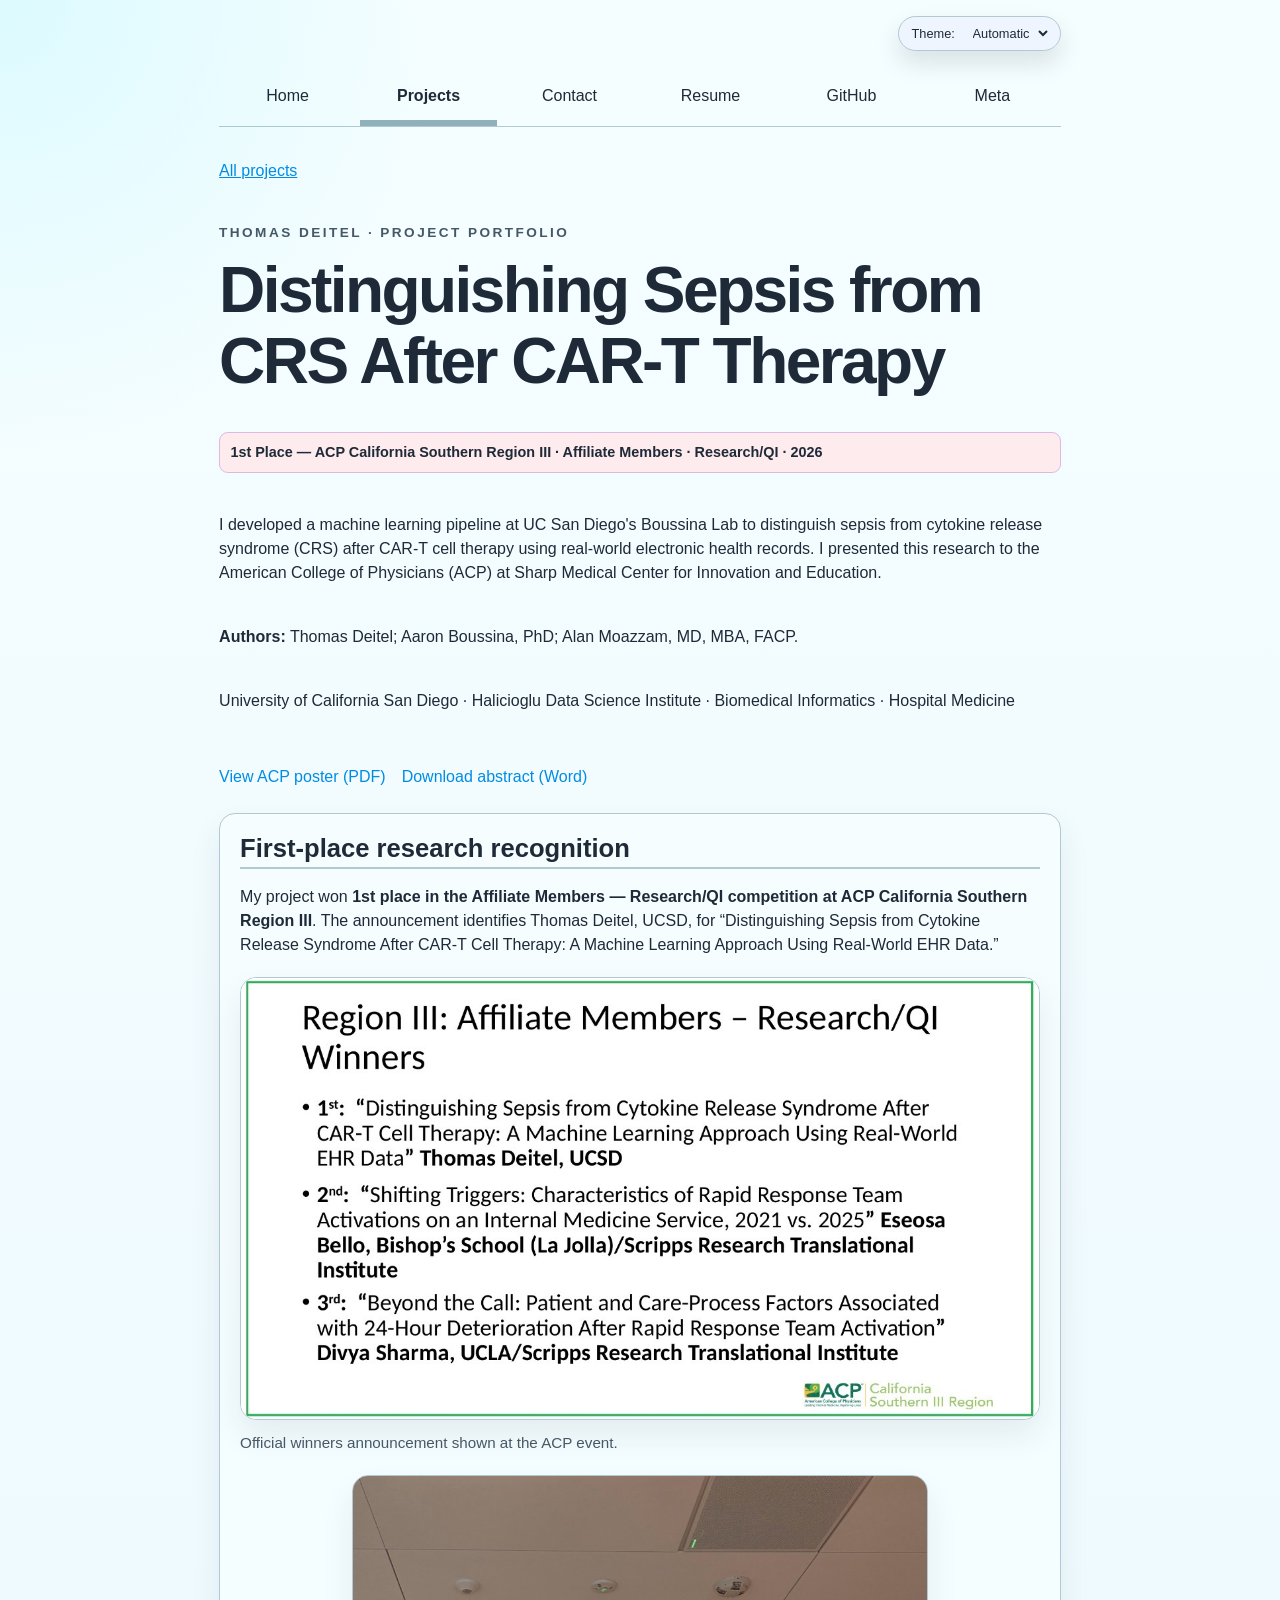
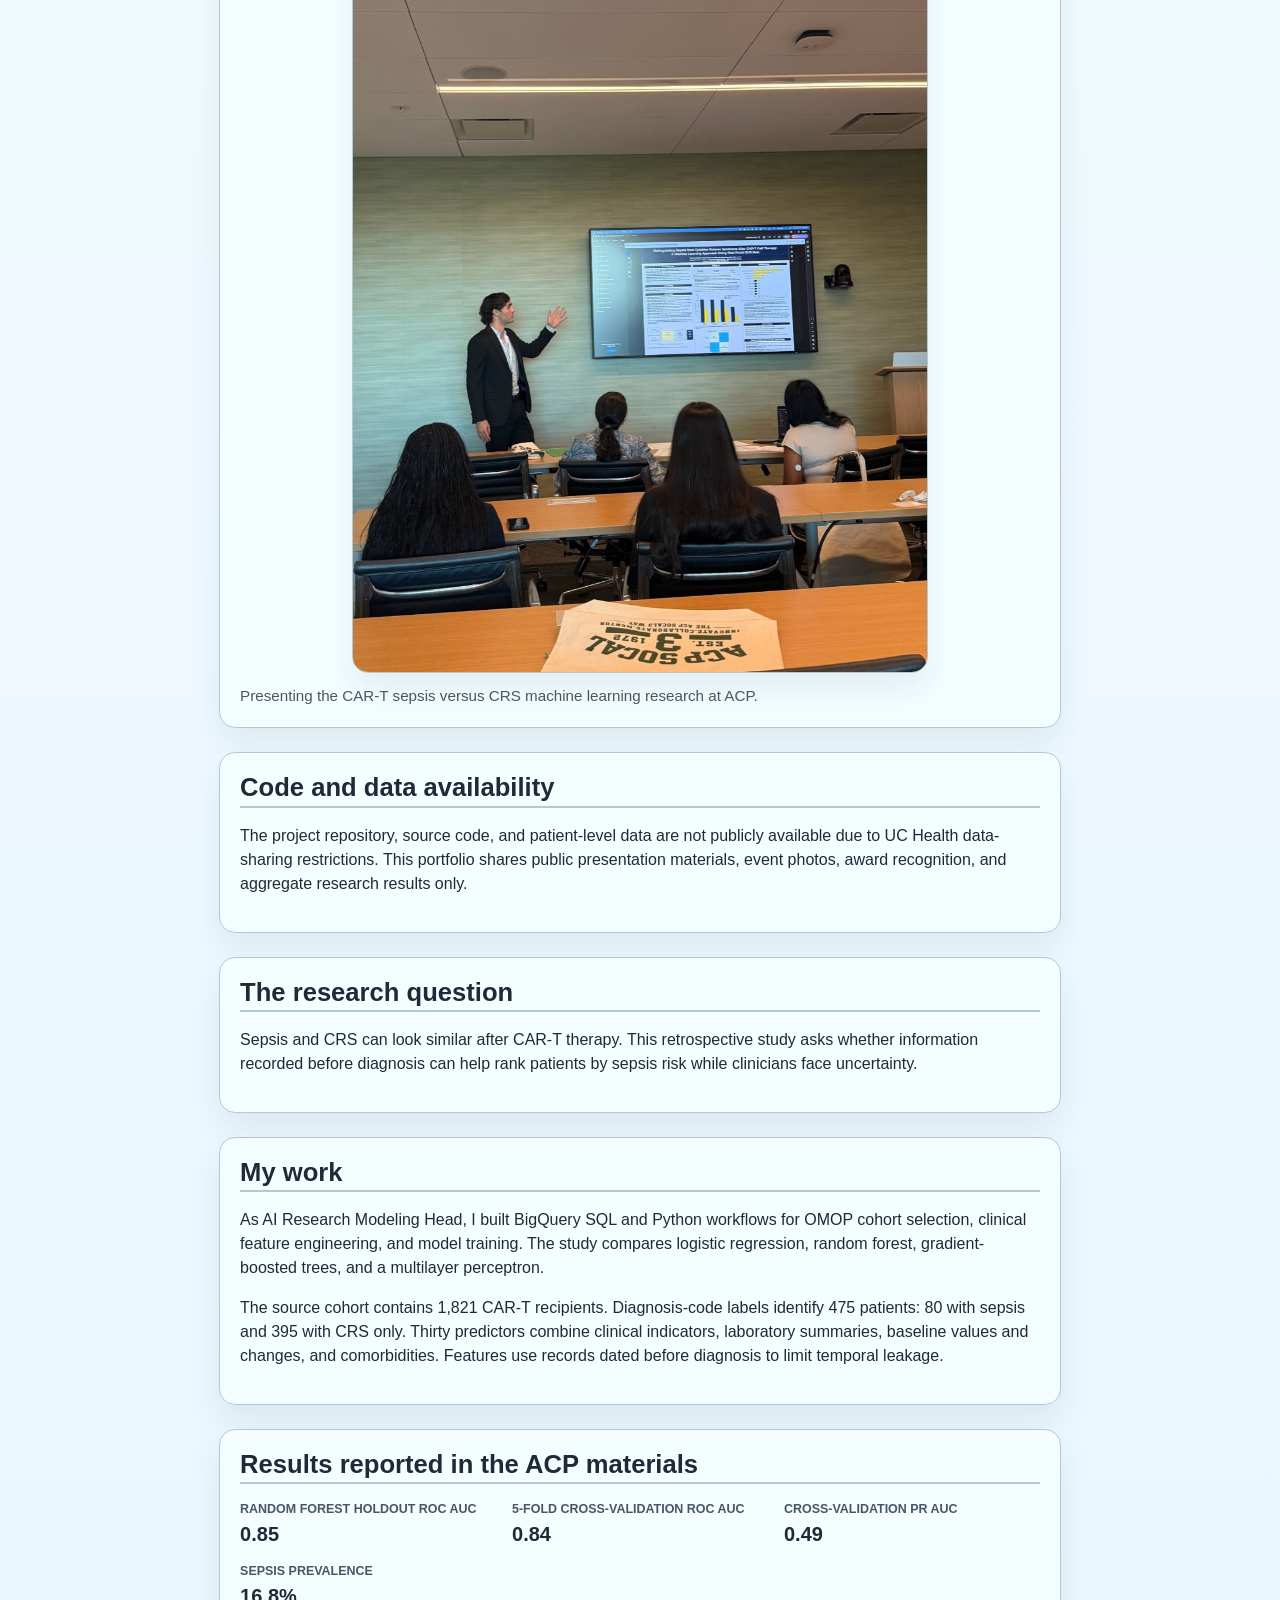
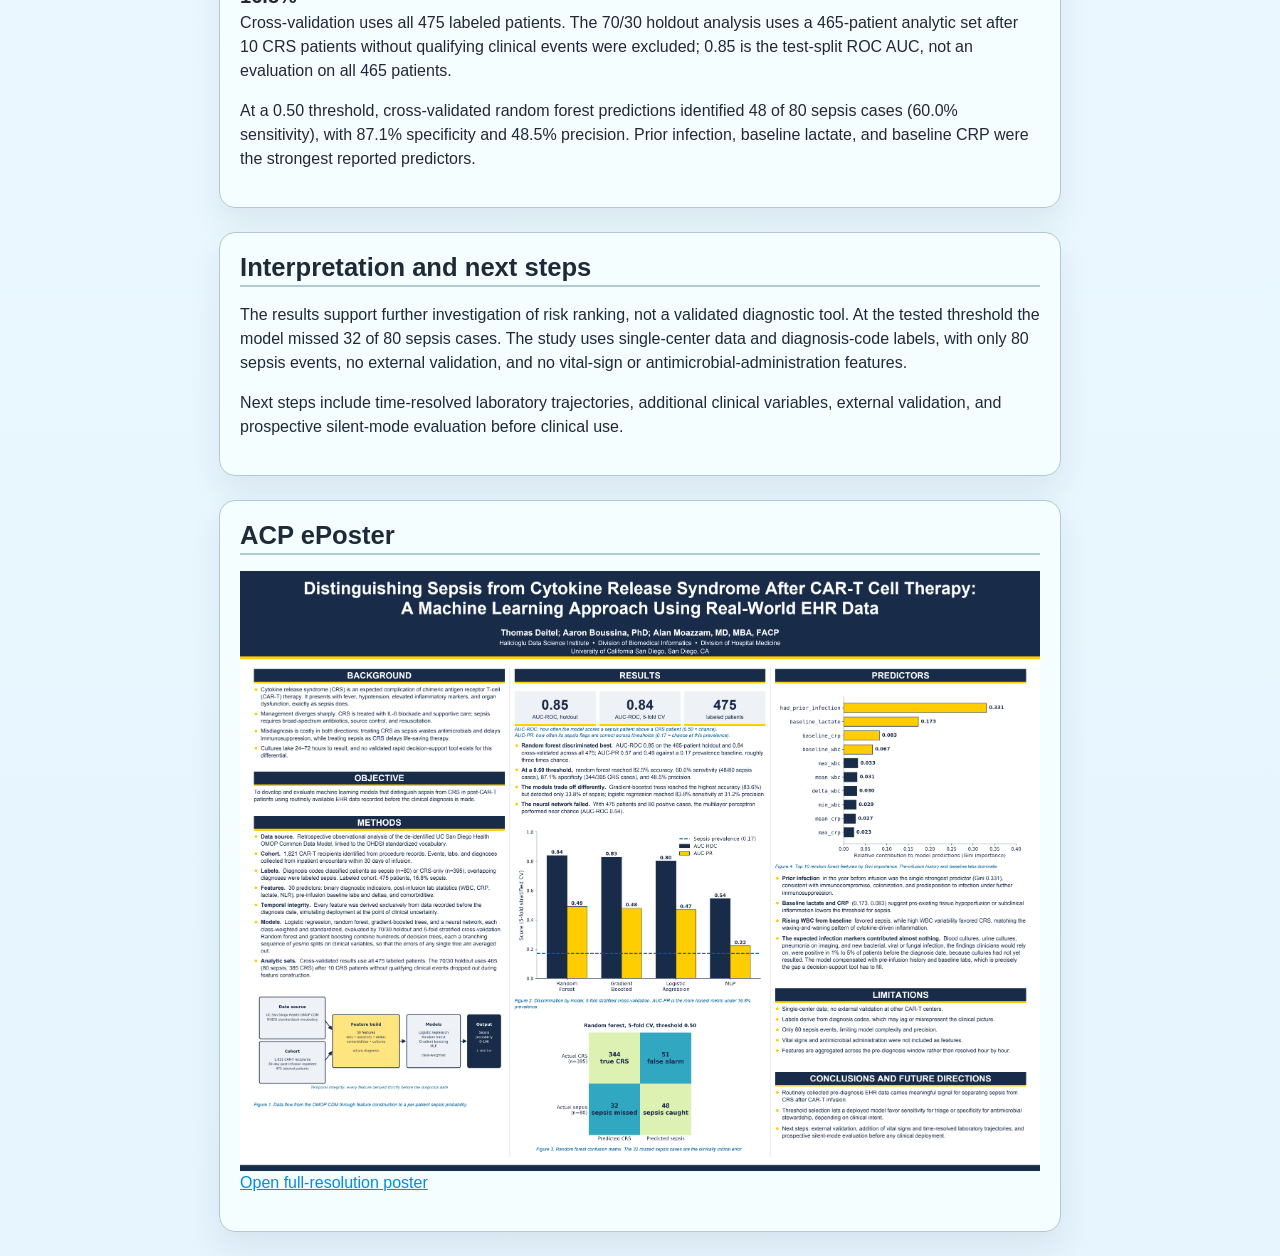
<file: projects/sepsis-crs/index.html>
<!DOCTYPE html>
<html lang="en"><head><meta charset="UTF-8"><meta name="viewport" content="width=device-width, initial-scale=1.0">
<title>Distinguishing Sepsis from CRS After CAR-T Therapy | Thomas Deitel</title><meta name="description" content="First-place ACP California Southern Region III Research/QI project on machine learning for sepsis versus CRS after CAR-T therapy, with poster, abstract, methods, and limitations.">
<link rel="stylesheet" href="../../style.css?v=20261018"><script type="module" src="../../global.js"></script></head>
<body><main><p><a href="../">All projects</a></p><header><p class="eyebrow">Thomas Deitel · Project portfolio</p><h1>Distinguishing Sepsis from CRS After CAR-T Therapy</h1></header>
<p class="project-award">1st Place — ACP California Southern Region III · Affiliate Members · Research/QI · 2026</p>
<p>I developed a machine learning pipeline at UC San Diego's Boussina Lab to distinguish sepsis from cytokine release syndrome (CRS) after CAR-T cell therapy using real-world electronic health records. I presented this research to the American College of Physicians (ACP) at Sharp Medical Center for Innovation and Education.</p>
<p><strong>Authors:</strong> Thomas Deitel; Aaron Boussina, PhD; Alan Moazzam, MD, MBA, FACP.</p>
<p>University of California San Diego · Halicioglu Data Science Institute · Biomedical Informatics · Hospital Medicine</p>
<ul class="resume-links"><li><a href="ACP_2026_ePoster_CART_Sepsis_CRS.pdf">View ACP poster (PDF)</a></li><li><a href="ACP_2026_Abstract_CART_Sepsis_CRS.docx" download>Download abstract (Word)</a></li></ul>
<section aria-labelledby="recognition-heading"><h2 id="recognition-heading">First-place research recognition</h2><p>My project won <strong>1st place in the Affiliate Members — Research/QI competition at ACP California Southern Region III</strong>. The announcement identifies Thomas Deitel, UCSD, for “Distinguishing Sepsis from Cytokine Release Syndrome After CAR-T Cell Therapy: A Machine Learning Approach Using Real-World EHR Data.”</p><figure class="project-figure"><img src="acp-first-place-announcement.jpg" alt="ACP California Southern Region III winners announcement listing Thomas Deitel, UCSD, in first place for Affiliate Members Research/QI."><figcaption>Official winners announcement shown at the ACP event.</figcaption></figure><figure class="project-figure"><img src="acp-presentation.jpg" alt="Thomas Deitel presenting the sepsis versus CRS research poster to an audience at ACP." style="max-width:36rem;width:100%;margin-inline:auto"><figcaption>Presenting the CAR-T sepsis versus CRS machine learning research at ACP.</figcaption></figure></section>
<section aria-labelledby="data-access-heading"><h2 id="data-access-heading">Code and data availability</h2><p>The project repository, source code, and patient-level data are not publicly available due to UC Health data-sharing restrictions. This portfolio shares public presentation materials, event photos, award recognition, and aggregate research results only.</p></section>
<section><h2>The research question</h2><p>Sepsis and CRS can look similar after CAR-T therapy. This retrospective study asks whether information recorded before diagnosis can help rank patients by sepsis risk while clinicians face uncertainty.</p></section>
<section><h2>My work</h2><p>As AI Research Modeling Head, I built BigQuery SQL and Python workflows for OMOP cohort selection, clinical feature engineering, and model training. The study compares logistic regression, random forest, gradient-boosted trees, and a multilayer perceptron.</p>
<p>The source cohort contains 1,821 CAR-T recipients. Diagnosis-code labels identify 475 patients: 80 with sepsis and 395 with CRS only. Thirty predictors combine clinical indicators, laboratory summaries, baseline values and changes, and comorbidities. Features use records dated before diagnosis to limit temporal leakage.</p></section>
<section><h2>Results reported in the ACP materials</h2><dl class="stats"><div><dt>Random forest holdout ROC AUC</dt><dd>0.85</dd></div><div><dt>5-fold cross-validation ROC AUC</dt><dd>0.84</dd></div><div><dt>Cross-validation PR AUC</dt><dd>0.49</dd></div><div><dt>Sepsis prevalence</dt><dd>16.8%</dd></div></dl>
<p>Cross-validation uses all 475 labeled patients. The 70/30 holdout analysis uses a 465-patient analytic set after 10 CRS patients without qualifying clinical events were excluded; 0.85 is the test-split ROC AUC, not an evaluation on all 465 patients.</p>
<p>At a 0.50 threshold, cross-validated random forest predictions identified 48 of 80 sepsis cases (60.0% sensitivity), with 87.1% specificity and 48.5% precision. Prior infection, baseline lactate, and baseline CRP were the strongest reported predictors.</p></section>
<section><h2>Interpretation and next steps</h2><p>The results support further investigation of risk ranking, not a validated diagnostic tool. At the tested threshold the model missed 32 of 80 sepsis cases. The study uses single-center data and diagnosis-code labels, with only 80 sepsis events, no external validation, and no vital-sign or antimicrobial-administration features.</p><p>Next steps include time-resolved laboratory trajectories, additional clinical variables, external validation, and prospective silent-mode evaluation before clinical use.</p></section>
<section><h2>ACP ePoster</h2><a href="ACP_2026_ePoster_CART_Sepsis_CRS.pdf"><img src="poster-preview.png" alt="ACP 2026 poster showing the CAR-T sepsis versus CRS study methods, model performance, predictors, and limitations."></a><p><a href="ACP_2026_ePoster_CART_Sepsis_CRS.pdf">Open full-resolution poster</a></p></section>
</main></body></html>
</file>
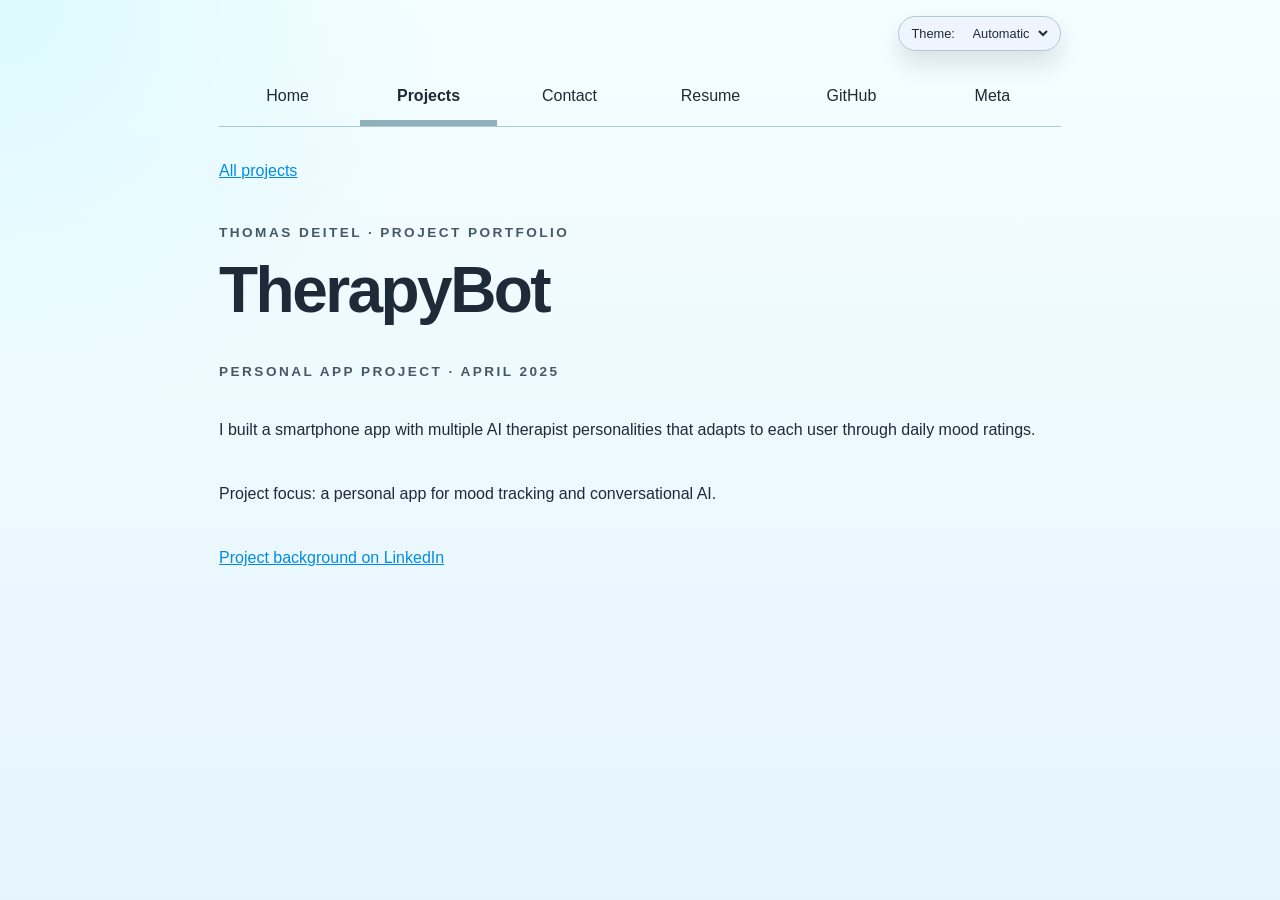
<file: projects/therapybot/index.html>
<!DOCTYPE html>
<html lang="en"><head><meta charset="UTF-8"><meta name="viewport" content="width=device-width, initial-scale=1.0">
<title>TherapyBot | Thomas Deitel</title><meta name="description" content="Personal AI app project exploring daily mood tracking and conversational personas.">
<link rel="stylesheet" href="../../style.css?v=20261018"><script type="module" src="../../global.js"></script></head>
<body><main><p><a href="../">All projects</a></p><header><p class="eyebrow">Thomas Deitel · Project portfolio</p><h1>TherapyBot</h1></header><p class="eyebrow">Personal app project · April 2025</p><p>I built a smartphone app with multiple AI therapist personalities that adapts to each user through daily mood ratings.</p><p>Project focus: a personal app for mood tracking and conversational AI.</p><p><a href="https://www.linkedin.com/in/thomasdeitel">Project background on LinkedIn</a></p></main></body></html>
</file>
<file: style.css>
html {
  color-scheme: light dark;
  --font-body: "Avenir Next", "Trebuchet MS", Verdana, sans-serif;
  --font-display: "Optima", "Avenir Next", "Trebuchet MS", sans-serif;
  --color-accent: oklch(62% 0.17 245);
  --color-text: light-dark(oklch(28% 0.03 255), oklch(92% 0.02 240));
  --color-muted: light-dark(oklch(45% 0.03 240), oklch(72% 0.02 235));
  --color-border: light-dark(oklch(82% 0.03 220), oklch(56% 0.04 220 / 0.45));
  --color-border-strong: light-dark(oklch(74% 0.04 220), oklch(72% 0.05 220 / 0.72));
  --color-surface: light-dark(oklch(99% 0.01 220 / 0.92), oklch(23% 0.02 255 / 0.82));
  --color-surface-alt: light-dark(oklch(96% 0.02 230 / 0.94), oklch(26% 0.03 250 / 0.88));
  --color-field: light-dark(white, oklch(26% 0.02 255));
  --page-glow: light-dark(oklch(97% 0.04 235), oklch(44% 0.07 250 / 0.26));
  --page-start: light-dark(oklch(99% 0.01 220), oklch(16% 0.02 252));
  --page-end: light-dark(oklch(96% 0.02 235), oklch(12% 0.03 246));
  accent-color: var(--color-accent);
  background:
    radial-gradient(circle at top left, var(--page-glow), transparent 28rem),
    linear-gradient(180deg, var(--page-start), var(--page-end));
  color: var(--color-text);
}

* {
  box-sizing: border-box;
}

body {
  font-family: var(--font-body);
  font-size: 100%;
  line-height: 1.5;
  margin: 0 auto;
  max-width: 100ch;
  min-height: 100vh;
  padding: 4.5rem 1.5rem 1.5rem;
  position: relative;
}

h1,
h2,
h3,
h4,
h5,
h6 {
  font-family: var(--font-display);
  line-height: 1.1;
  text-wrap: balance;
}

h1 {
  font-size: 400%;
  letter-spacing: -0.04em;
  margin: 0 0 0.75rem;
}

h2 {
  font-size: 1.6rem;
  margin: 0 0 1rem;
}

h3 {
  font-size: 1.15rem;
}

h4 {
  font-size: 1rem;
}

p {
  margin-block: 0 1rem;
  text-wrap: pretty;
}

a {
  color: var(--color-accent);
}

a:hover,
a:focus-visible {
  color: oklch(from var(--color-accent) 52% c h);
}

nav {
  --border-color: light-dark(oklch(50% 0.06 220 / 0.35), oklch(72% 0.05 220 / 0.35));
  border-bottom: 1px solid var(--border-color);
  display: flex;
  flex-wrap: wrap;
  gap: 0.25rem;
  margin-bottom: 2rem;
}

nav a {
  border-bottom: 0.4em solid transparent;
  color: inherit;
  flex: 1 1 8rem;
  padding: 0.75rem 0.5rem;
  text-align: center;
  text-decoration: none;
}

nav a.current {
  border-bottom-color: var(--color-border-strong);
  font-weight: 600;
}

nav a:hover,
nav a:focus-visible {
  background-color: color-mix(in oklch, var(--color-accent), canvas 85%);
  border-bottom-color: var(--color-accent);
  color: inherit;
}

img {
  display: block;
  height: auto;
  max-width: 100%;
}

body > img {
  border-radius: 1rem;
  box-shadow: 0 1.2rem 2.4rem oklch(30% 0.03 250 / 0.12);
  margin-top: 1rem;
  width: min(100%, 42rem);
}

.eyebrow {
  color: var(--color-muted);
  font-size: 0.85rem;
  font-weight: 700;
  letter-spacing: 0.18em;
  margin-bottom: 0.75rem;
  text-transform: uppercase;
}

section {
  margin-top: 2rem;
}

section > h2 {
  border-bottom: 2px solid var(--color-border);
  padding-bottom: 0.25rem;
}

form {
  display: grid;
  gap: 1em;
  grid-template-columns: auto 1fr;
  max-width: 50rem;
}

label {
  align-items: start;
  display: grid;
  gap: 0.75rem;
  grid-column: 1 / -1;
  grid-template-columns: subgrid;
}

input,
textarea,
button,
select {
  font: inherit;
}

input,
textarea,
button {
  border-radius: 0.75rem;
  padding: 0.75rem 0.9rem;
}

input,
textarea {
  background-color: var(--color-field);
  border: 1px solid var(--color-border);
  color: inherit;
  width: 100%;
}

textarea {
  min-height: 10rem;
  resize: vertical;
}

button {
  background-color: var(--color-accent);
  border: 0;
  color: white;
  cursor: pointer;
  font-weight: 600;
  grid-column: 1 / -1;
  justify-self: start;
  padding-inline: 1.4rem;
}

button:hover,
button:focus-visible {
  background-color: oklch(from var(--color-accent) 54% c h);
}

.color-scheme {
  align-items: center;
  background: color-mix(in oklch, var(--color-surface-alt), canvas 18%);
  border: 1px solid var(--color-border);
  border-radius: 999px;
  box-shadow: 0 0.75rem 1.5rem oklch(20% 0.02 240 / 0.12);
  display: inline-flex;
  font-size: 0.8rem;
  gap: 0.5rem;
  padding: 0.35rem 0.55rem 0.35rem 0.8rem;
  position: absolute;
  right: 1.5rem;
  top: 1rem;
  z-index: 1;
}

.color-scheme select {
  background: transparent;
  border: 0;
  color: inherit;
  padding: 0.15rem 0.35rem;
}

.color-scheme select:focus-visible {
  outline: 2px solid var(--color-accent);
  outline-offset: 0.2rem;
}

.projects {
  display: grid;
  gap: 1rem;
  grid-template-columns: repeat(auto-fit, minmax(16rem, 1fr));
}

.projects article {
  background: var(--color-surface);
  border: 1px solid var(--color-border);
  border-radius: 1rem;
  box-shadow: 0 1rem 2rem oklch(30% 0.03 250 / 0.08);
  display: grid;
  gap: 0.85rem;
  grid-template-rows: auto auto 1fr;
  padding: 1rem;
}

.projects h2,
.entry-header h3,
.entry-header h4 {
  margin: 0;
}

.projects p {
  margin: 0;
}

.project-count {
  color: var(--color-accent);
  font-size: 0.7em;
  margin-left: 0.35rem;
}

.project-year {
  color: var(--color-muted);
  font-family: Baskerville, "Libre Baskerville", Georgia, serif;
  font-size: 0.95rem;
  font-variant-numeric: oldstyle-nums;
  font-weight: 500;
}

.project-media {
  display: block;
}

.projects h2 a {
  color: inherit;
  text-decoration: none;
}

.projects h2 a:hover,
.projects h2 a:focus-visible {
  color: var(--color-accent);
}

.projects img {
  aspect-ratio: 16 / 10;
  background:
    linear-gradient(
      140deg,
      light-dark(oklch(95% 0.03 240), oklch(31% 0.03 248)),
      light-dark(white, oklch(22% 0.03 245))
    ),
    linear-gradient(320deg, color-mix(in oklch, var(--color-accent), canvas 84%), transparent);
  border-radius: 0.75rem;
  object-fit: cover;
  width: 100%;
}

.project-description {
  color: var(--color-text);
}

.project-award {
  background: color-mix(in oklch, var(--color-accent), canvas 88%);
  border: 1px solid color-mix(in oklch, var(--color-accent), canvas 55%);
  border-radius: 0.55rem;
  color: var(--color-text);
  font-size: 0.9rem;
  font-weight: 700;
  padding: 0.55rem 0.65rem;
}

.project-info {
  display: grid;
  gap: 0.35rem;
}

.projects-chart {
  align-items: center;
  display: flex;
  gap: 1.5rem;
  margin-block: 1.5rem;
}

#projects-pie-plot {
  flex: 0 0 min(20em, 42vw);
  max-width: 20em;
  overflow: visible;
}

#projects-pie-plot path {
  cursor: pointer;
  transition: opacity 300ms, fill 300ms;
}

#projects-pie-plot path:focus-visible,
.legend-item:focus-visible {
  outline: 2px solid var(--color-accent);
  outline-offset: 0.25rem;
}

#projects-pie-plot:has(path:hover) path:not(:hover) {
  opacity: 0.5;
}

.legend {
  border: 1px solid var(--color-border);
  border-radius: 0.75rem;
  display: grid;
  flex: 1;
  gap: 0.75rem 1rem;
  grid-template-columns: repeat(auto-fill, minmax(9em, 1fr));
  list-style: none;
  margin: 0;
  padding: 1rem;
}

.legend-item {
  align-items: center;
  border-radius: 0.5rem;
  cursor: pointer;
  display: flex;
  gap: 0.45rem;
  margin: 0;
  min-width: 0;
  padding: 0.2rem;
}

.legend-item .swatch {
  aspect-ratio: 1 / 1;
  background: var(--color);
  border-radius: 0.2rem;
  box-shadow: inset 0 0 0 1px oklch(0% 0 0 / 0.18);
  display: inline-block;
  flex: 0 0 1em;
}

.legend-item em {
  color: var(--color-muted);
  font-style: normal;
}

.selected {
  --color: oklch(60% 0.2 25) !important;
}

.selected:is(path) {
  fill: var(--color);
}

.legend-item.selected {
  background: color-mix(in oklch, var(--color), canvas 82%);
  color: var(--color-text);
  font-weight: 700;
}

.searchBar {
  margin-bottom: 1rem;
}

.projects-empty,
.stats-error {
  color: var(--color-muted);
}

.home-hero {
  align-items: center;
  background:
    linear-gradient(135deg, light-dark(oklch(from var(--color-accent) 96% 0.05 h), oklch(from var(--color-accent) 28% 0.05 h)), transparent 58%),
    var(--color-surface-alt);
  display: grid;
  gap: 1.5rem;
  grid-template-columns: minmax(0, 1.3fr) minmax(16rem, 0.8fr);
  overflow: hidden;
}

.home-copy > :last-child {
  margin-bottom: 0;
}

.hero-award {
  background: color-mix(in oklch, var(--color-accent), canvas 86%);
  border: 1px solid color-mix(in oklch, var(--color-accent), canvas 48%);
  border-radius: 0.75rem;
  font-weight: 800;
  margin-top: 1rem;
  padding: 0.75rem 0.85rem;
}

.home-hero img {
  border-radius: 1.25rem;
  box-shadow: 0 1.4rem 2.6rem oklch(30% 0.03 250 / 0.14);
  justify-self: end;
  width: min(100%, 24rem);
}

#profile-stats {
  min-height: 4rem;
}

#profile-stats dl {
  display: grid;
  gap: 1rem;
  grid-template-columns: repeat(4, minmax(0, 1fr));
  margin: 0;
}

#profile-stats dl > div {
  background: color-mix(in oklch, var(--color-surface-alt), canvas 18%);
  border: 1px solid var(--color-border);
  border-radius: 1rem;
  padding: 1rem;
}

#profile-stats dt {
  color: var(--color-muted);
  font-size: 0.85rem;
  font-weight: 600;
  margin: 0 0 0.35rem;
  text-transform: uppercase;
}

#profile-stats dd {
  font-size: 1.8rem;
  font-weight: 700;
  margin: 0;
}

.award-callout {
  background: color-mix(in oklch, var(--color-surface-alt), canvas 18%);
  border: 1px solid var(--color-border);
  border-radius: 1rem;
  padding: 1rem;
}

.award-callout h3 {
  font-size: 1.25rem;
  margin: 0 0 0.45rem;
}

.award-callout p:last-child {
  margin-bottom: 0;
}

.stats {
  display: grid;
  gap: 0.85rem 1rem;
  grid-template-columns: repeat(auto-fit, minmax(12rem, 1fr));
  margin: 1rem 0 0;
}

.stats dt {
  color: var(--color-muted);
  font-size: 0.78rem;
  font-weight: 700;
  text-transform: uppercase;
}

.stats dd {
  font-size: 1.25rem;
  font-weight: 700;
  margin: 0;
  overflow-wrap: anywhere;
}

#chart {
  margin-block: 1rem;
  overflow-x: auto;
  padding: 0.5rem 0.75rem 1.25rem 0;
}

#chart svg {
  display: block;
  min-width: 44rem;
  width: 100%;
}

.gridlines line {
  stroke: color-mix(in oklch, var(--color-border), transparent 32%);
}

.gridlines path,
.x-axis path,
.y-axis path {
  stroke: var(--color-border-strong);
}

.x-axis text,
.y-axis text {
  fill: var(--color-muted);
  font: 0.8rem var(--font-body);
}

circle {
  transition: fill 200ms, fill-opacity 200ms, transform 200ms, r calc(var(--r, 3) * 80ms);
  transform-box: fill-box;
  transform-origin: center;

  @starting-style {
    r: 0;
  }
}

circle:hover {
  transform: scale(1.5);
}

circle.selected {
  fill: #ff6b6b;
}

dl.info {
  display: grid;
  gap: 0.35rem 0.75rem;
  grid-template-columns: max-content minmax(0, 1fr);
  margin: 0;
  transition-duration: 500ms;
  transition-property: opacity, visibility;
}

dl.info dt {
  color: var(--color-muted);
  font-size: 0.75rem;
  font-weight: 700;
  text-transform: uppercase;
}

dl.info dd {
  margin: 0;
}

dl.info[hidden]:not(:hover, :focus-within) {
  opacity: 0;
  visibility: hidden;
}

.tooltip {
  background: color-mix(in oklch, var(--color-surface), canvas 12%);
  border: 1px solid var(--color-border);
  border-radius: 0.5rem;
  box-shadow: 0 1rem 2rem oklch(20% 0.03 250 / 0.18);
  left: 1rem;
  max-width: min(22rem, calc(100vw - 2rem));
  padding: 0.75rem 0.9rem;
  pointer-events: none;
  position: fixed;
  top: 1rem;
  z-index: 5;
}

@keyframes marching-ants {
  to {
    stroke-dashoffset: -8;
  }
}

.selection {
  fill: var(--color-accent);
  fill-opacity: 0.1;
  stroke: var(--color-text);
  stroke-dasharray: 5 3;
  stroke-opacity: 0.7;
  animation: marching-ants 2s linear infinite;
}

.commit-filter {
  align-items: baseline;
  display: flex;
  flex-wrap: wrap;
  gap: 0.75rem 1rem;
  margin-block: 1rem;
}

.commit-filter label {
  display: block;
  font-weight: 700;
}

.commit-filter input {
  flex: 1 1 16rem;
  min-width: 12rem;
}

.commit-filter time {
  color: var(--color-muted);
  margin-left: auto;
}

#scrolly-1 {
  display: flex;
  gap: 1.25rem;
  position: relative;
}

#scrolly-1 > * {
  flex: 1;
  min-width: 0;
}

#scatter-story {
  position: relative;
}

#scatter-plot {
  align-self: flex-start;
  height: 72vh;
  position: sticky;
  top: 1rem;
}

.step {
  border-bottom: 1px solid var(--color-border);
  color: var(--color-muted);
  min-height: 72vh;
  padding-block: 2rem;
}

.step:first-child {
  padding-top: 0;
}

.step p {
  margin-bottom: 0.75rem;
}

.step a {
  font-weight: 700;
}

#files {
  display: grid;
  gap: 0.85rem 1rem;
  grid-template-columns: minmax(12rem, 0.8fr) minmax(0, 2fr);
  margin: 0;
}

#files > div {
  display: grid;
  grid-column: 1 / -1;
  grid-template-columns: subgrid;
}

#files dt {
  grid-column: 1;
  min-width: 0;
}

#files code {
  overflow-wrap: anywhere;
}

#files small {
  color: var(--color-muted);
  display: block;
  font-size: 0.8rem;
  font-weight: 600;
  margin-top: 0.15rem;
}

#files dd {
  align-content: start;
  align-items: start;
  display: flex;
  flex-wrap: wrap;
  gap: 0.15em;
  grid-column: 2;
  margin: 0;
  padding-top: 0.35em;
}

.loc {
  aspect-ratio: 1;
  background: var(--color, steelblue);
  border-radius: 50%;
  display: flex;
  width: 0.5em;
}

main {
  display: grid;
  gap: 1.5rem;
}

.resume-header,
main > section {
  background: var(--color-surface);
  border: 1px solid var(--color-border);
  border-radius: 1rem;
  box-shadow: 0 1rem 2rem oklch(30% 0.03 250 / 0.08);
  padding: 1.25rem;
}

main > section {
  margin-top: 0;
}

.resume-header {
  background:
    linear-gradient(135deg, light-dark(oklch(from var(--color-accent) 97% 0.03 h), oklch(from var(--color-accent) 26% 0.03 h)), transparent 60%),
    var(--color-surface-alt);
}

.resume-header h1 {
  margin-bottom: 0.35rem;
}

.resume-links {
  display: flex;
  flex-wrap: wrap;
  gap: 0.5rem 1rem;
  list-style: none;
  margin: 0.75rem 0 0;
  padding: 0;
}

.resume-links a {
  text-decoration: none;
}

main > section article + article {
  margin-top: 1.5rem;
}

.project-actions {
  font-weight: 600;
}

.project-figure {
  margin: 1.25rem 0 0;
}

.project-figure img {
  border: 1px solid var(--color-border);
  border-radius: 1rem;
  box-shadow: 0 1rem 2rem oklch(30% 0.03 250 / 0.08);
}

.project-figure figcaption {
  color: var(--color-muted);
  font-size: 0.95rem;
  margin-top: 0.75rem;
}

main > section article section {
  margin-top: 1rem;
}

main > section article section + section {
  border-top: 1px solid var(--color-border);
  padding-top: 1rem;
}

main > section ul {
  padding-inline-start: 1.2rem;
}

main > section li + li {
  margin-top: 0.35rem;
}

.projects article + article,
.legend .legend-item + .legend-item {
  margin-top: 0;
}

main > section .legend {
  padding: 1rem;
}

.entry-header {
  display: grid;
  gap: 0.15rem 1rem;
  margin-bottom: 0.65rem;
}

.entry-meta {
  color: var(--color-muted);
  margin: 0;
}

@media (min-width: 48rem) {
  .entry-header {
    grid-template-columns: 1fr auto;
  }

  .entry-header > :first-child {
    grid-column: 1;
  }

  .entry-header > .entry-meta {
    justify-self: end;
  }
}

@media (max-width: 40rem) {
  body {
    padding: 4rem 1rem 1rem;
  }

  h1 {
    font-size: 300%;
  }

  .color-scheme {
    font-size: 0.8rem;
    right: 1rem;
    top: 0.75rem;
  }

  nav a {
    flex-basis: 6rem;
  }

  .home-hero {
    grid-template-columns: 1fr;
  }

  .home-hero img {
    justify-self: start;
    width: min(100%, 20rem);
  }

  form {
    grid-template-columns: 1fr;
  }

  label {
    grid-template-columns: 1fr;
  }

  button {
    justify-self: stretch;
  }

  #profile-stats dl {
    grid-template-columns: repeat(2, minmax(0, 1fr));
  }

  #scrolly-1 {
    display: block;
  }

  #scatter-plot {
    background: var(--color-surface);
    height: auto;
    margin-bottom: 1rem;
    position: static;
  }

  .step {
    min-height: auto;
    padding-block: 1.25rem;
  }

  #files {
    grid-template-columns: 1fr;
  }

  #files > div {
    display: block;
  }

  #files dd {
    margin-top: 0.35rem;
  }

  .projects-chart {
    align-items: stretch;
    flex-direction: column;
  }

  #projects-pie-plot {
    flex-basis: auto;
    width: min(100%, 18rem);
  }
}

@media (max-width: 28rem) {
  #profile-stats dl {
    grid-template-columns: 1fr;
  }
}

/* Chronological project list. */
.projects-list {
  grid-template-columns: minmax(0, 1fr);
}

.projects-list article {
  grid-template-columns: minmax(0, 1fr) minmax(10rem, 14rem);
  grid-template-rows: auto 1fr;
  align-items: start;
  gap: 0.75rem 1.5rem;
}

.projects-list article > h2 {
  grid-column: 1;
  grid-row: 1;
}

.projects-list .project-info {
  grid-column: 1;
  grid-row: 2;
}

.projects-list .project-media {
  grid-column: 2;
  grid-row: 1 / span 2;
}

@media (max-width: 40rem) {
  .projects-list article {
    grid-template-columns: minmax(0, 1fr);
    grid-template-rows: auto;
  }

  .projects-list article > h2,
  .projects-list .project-info,
  .projects-list .project-media {
    grid-column: 1;
    grid-row: auto;
  }
}
</file>
<file: resume/resume.css>
/* Resume-only layout: consistent headings, dates, and contact alignment. */
.resume-page main {
  display: grid;
  gap: 1.5rem;
  min-width: 0;
}

.resume-page .resume-header > p {
  max-width: 65ch;
}

.resume-page .graduation-summary {
  color: var(--color-text);
  font-weight: 700;
  margin-bottom: 1.25rem;
}

.resume-page .resume-links {
  display: grid;
  grid-template-columns: repeat(2, minmax(0, 1fr));
  gap: 0.65rem 1.5rem;
}

.resume-page .resume-links li {
  min-width: 0;
  overflow-wrap: anywhere;
}

.resume-page .resume-links li:last-child {
  grid-column: 1 / -1;
  font-weight: 700;
}

.resume-page .entry-header {
  grid-template-columns: minmax(0, 1fr) minmax(12rem, auto);
  align-items: start;
  gap: 0.25rem 1.5rem;
  margin-bottom: 0.85rem;
}

.resume-page .entry-header > :first-child {
  grid-column: 1;
  grid-row: 1 / span 2;
}

.resume-page .entry-meta {
  grid-column: 2;
  justify-self: end;
  text-align: right;
}

.resume-page .degree-entry {
  display: grid;
  grid-template-columns: minmax(0, 1fr) minmax(12rem, auto);
  gap: 0.5rem 1.5rem;
  padding-block: 1rem;
}

.resume-page .degree-entry + .degree-entry {
  border-top: 1px solid var(--color-border);
}

.resume-page .degree-entry h4 {
  margin: 0 0 0.4rem;
}

.resume-page .degree-entry p {
  margin: 0;
}

.resume-page .degree-date {
  color: var(--color-muted);
  text-align: right;
}

.resume-page section > article + article {
  border-top: 1px solid var(--color-border);
  padding-top: 1.5rem;
}

.resume-page article > h3 {
  margin-top: 0;
}

@media (max-width: 48rem) {
  .resume-page .entry-header,
  .resume-page .degree-entry,
  .resume-page .resume-links {
    grid-template-columns: minmax(0, 1fr);
  }

  .resume-page .entry-header > :first-child {
    grid-column: 1;
    grid-row: auto;
  }

  .resume-page .entry-meta {
    grid-column: 1;
    justify-self: start;
    text-align: left;
  }

  .resume-page .degree-date {
    text-align: left;
  }
}
</file>
